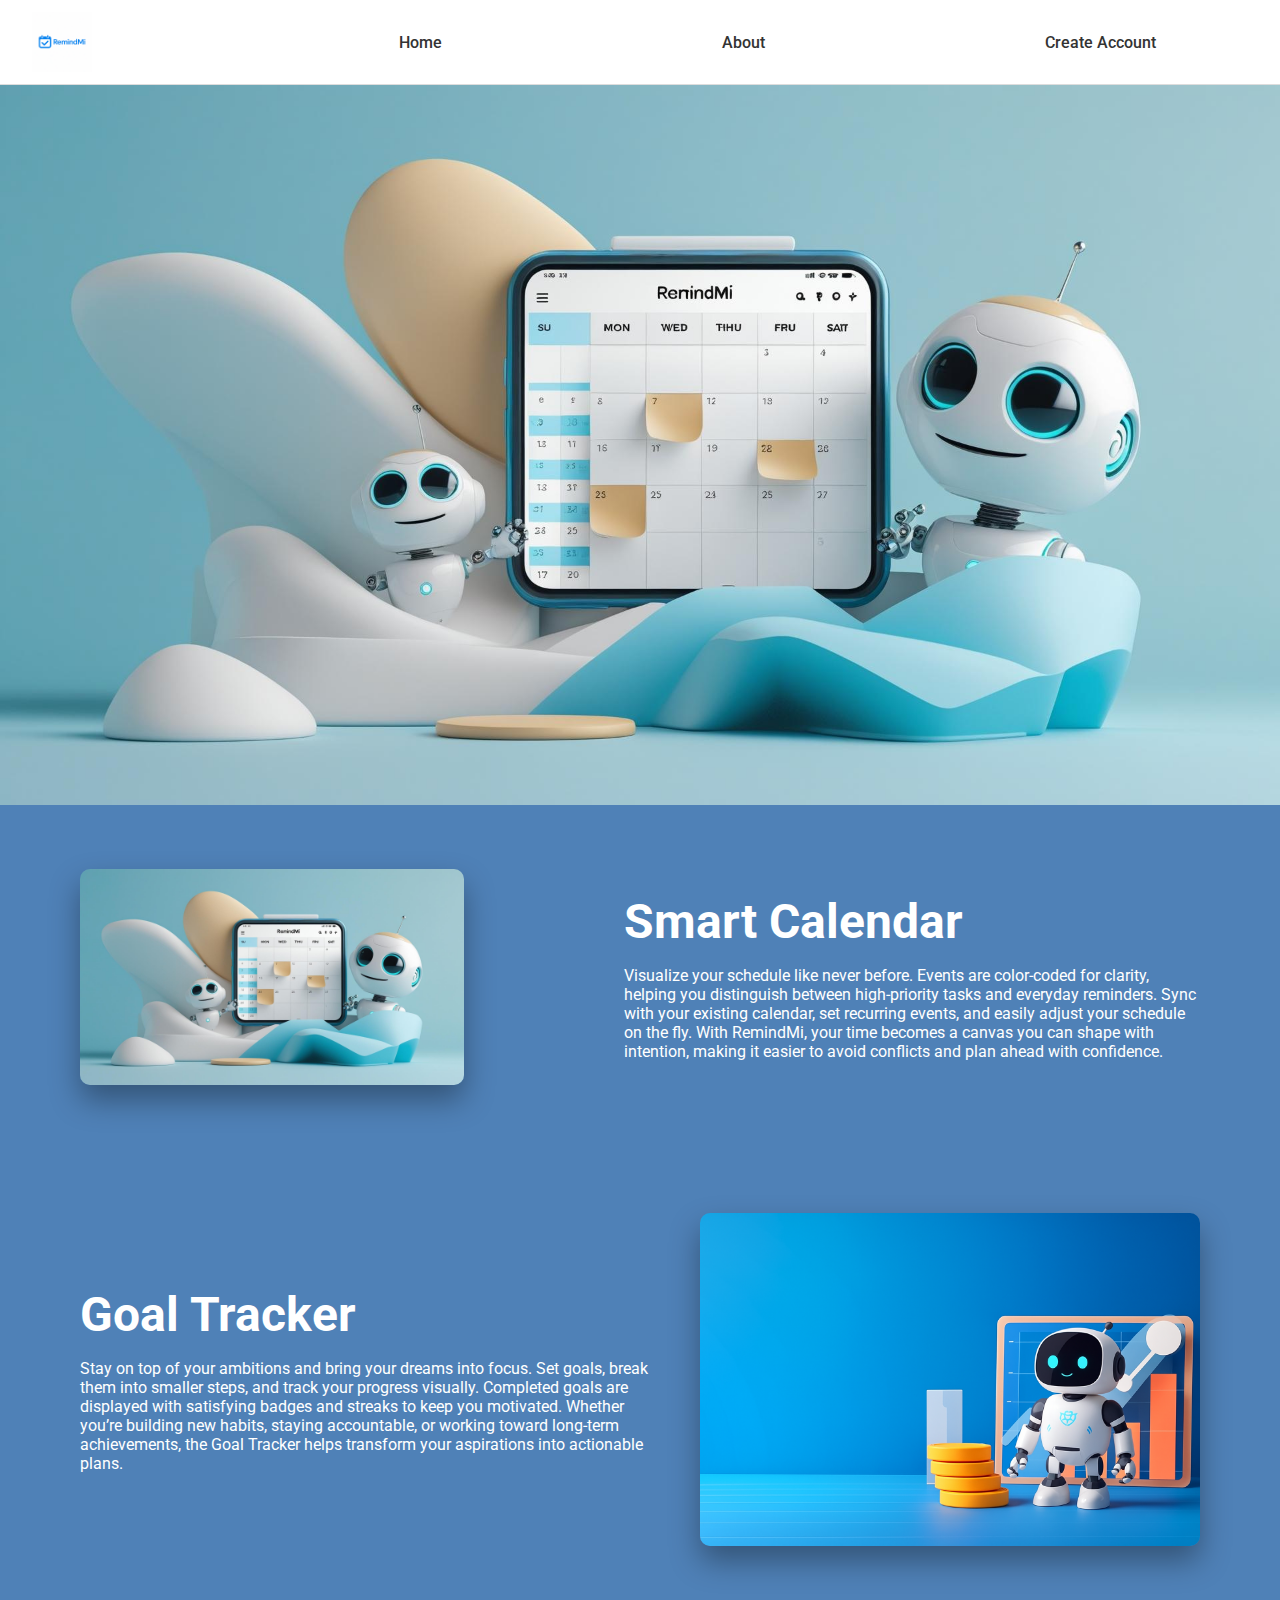
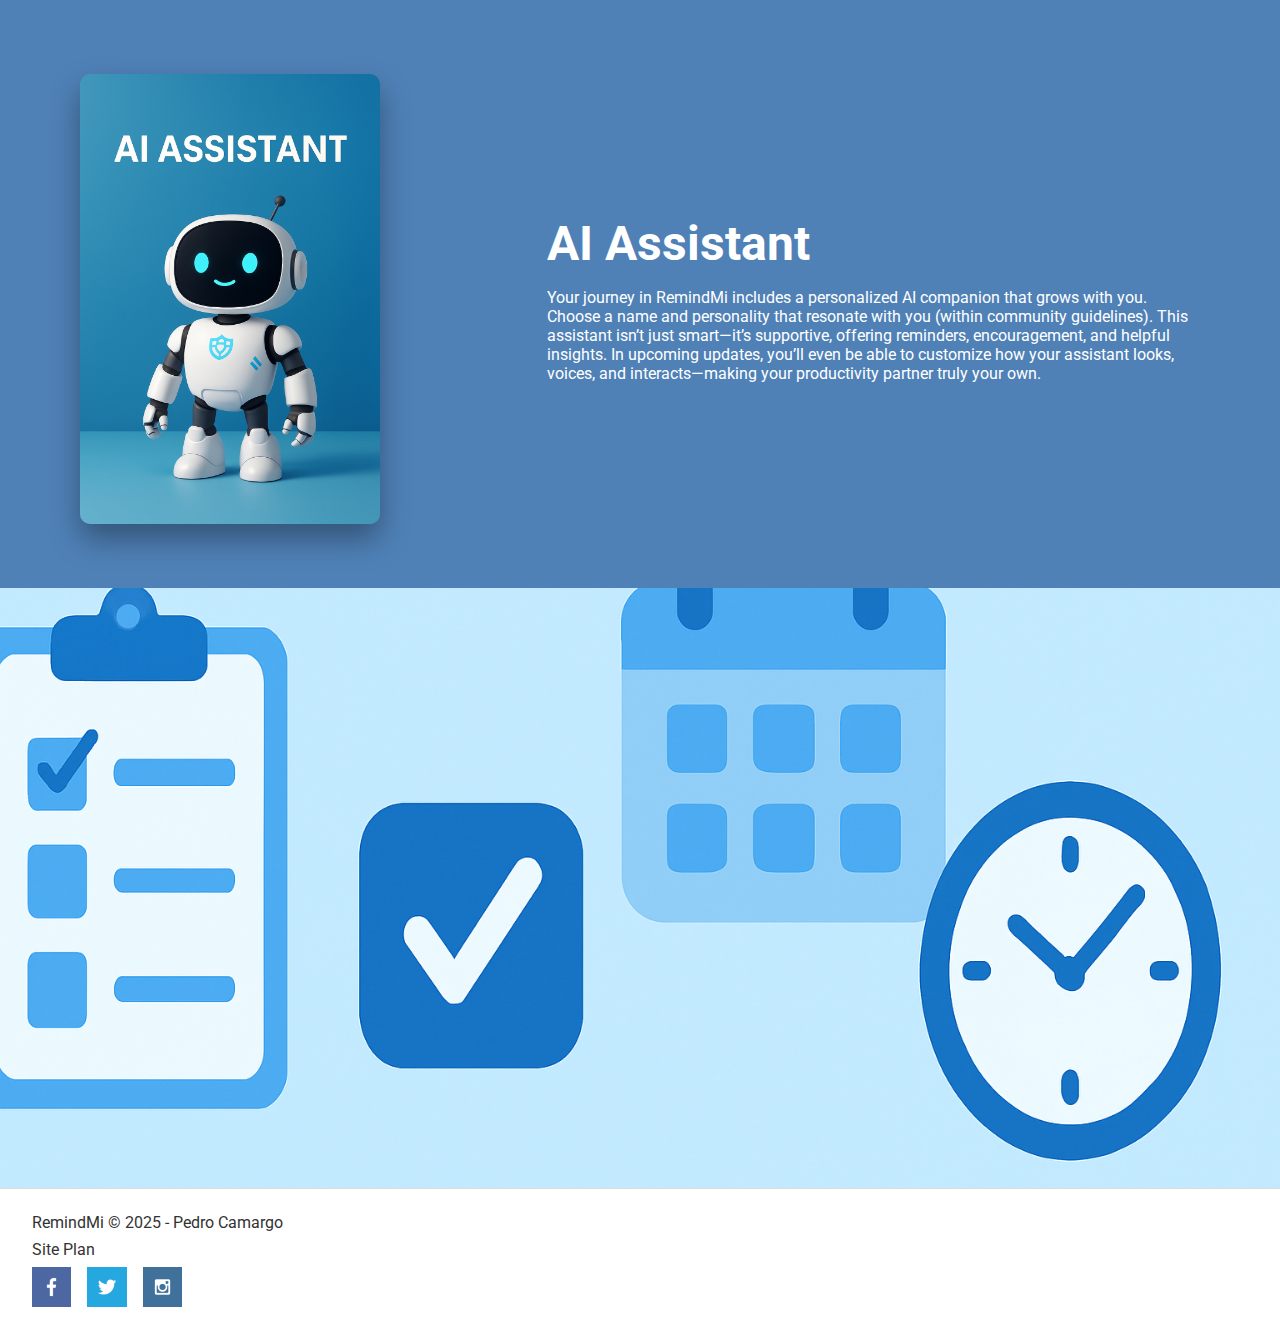
<file: remindmi/index.html>
<!DOCTYPE html>
<html lang="en">
<head>
    <link rel="stylesheet" href="styles/style.css">
    <meta charset="UTF-8">
    <meta http-equiv="X-UA-Compatible" content="IE=edge">
    <meta name="viewport" content="width=device-width, initial-scale=1.0">
    <title>RemindMi</title>
</head>
<body>
    <div id="content">
        <header>
            <a id="logo_link" href="index.html">
                <img class="logo" src="images/remindmi.png" alt="RemindMi Logo">
            </a>
            <nav>
                <a href="index.html">Home</a>
                <a href="about.html">About</a>
                <a href="create-account.html">Create Account</a>
            </nav>
        </header>
        <main>
            <div class="hero">
                <figure class="hero-image">
                    <img src="images/hero1.png" alt="main top of page image">
                </figure>
            </div>
        <div class="page-container">
            <section class="first-content-block">
                <img class="calendar shadow-img" src="images/calendar.png" alt="calendar image">
                <div class="text-block1">
                    <h2>Smart Calendar</h2>
                    <p>Visualize your schedule like never before. Events are color-coded for clarity, helping you distinguish between high-priority tasks and everyday reminders. Sync with your existing calendar, set recurring events, and easily adjust your schedule on the fly. With RemindMi, your time becomes a canvas you can shape with intention, making it easier to avoid conflicts and plan ahead with confidence. </p>
                </div>
            </section>
        </div>            
        
        <div class="page-container">
            <section class="second-content-block">
                <img class="goal shadow-img" src="images/goal.png" alt="goal image">
                <div class="text-block2">
                    <h2>Goal Tracker</h2>
                    <p>Stay on top of your ambitions and bring your dreams into focus. Set goals, break them into smaller steps, and track your progress visually. Completed goals are displayed with satisfying badges and streaks to keep you motivated. Whether you’re building new habits, staying accountable, or working toward long-term achievements, the Goal Tracker helps transform your aspirations into actionable plans.</p>
                </div>
            </section>
        </div>

        <div class="page-container">
            <section class="third-content-block">
                <img class="ai-assistant shadow-img" src="images/assistant.png" alt="ai-assistant image">
                <div class="text-block3">
                    <h2>AI Assistant</h2>
                    <p>Your journey in RemindMi includes a personalized AI companion that grows with you. Choose a name and personality that resonate with you (within community guidelines). This assistant isn’t just smart—it’s supportive, offering reminders, encouragement, and helpful insights. In upcoming updates, you’ll even be able to customize how your assistant looks, voices, and interacts—making your productivity partner truly your own.</p>
                </div>
            </section>
        </div>
        
            <div class="bottom">
                <figure class="bottom-image">
                    <img src="images/bottom-hero.png" alt="bottom of page image">
                </figure>    
            </div>
        </main>
        <footer>
            <p>RemindMi &copy; 2025 - Pedro Camargo</p>
            <p><a href="site-plan.html">Site Plan</a></p>
            <div class="social">
                <a href="https://facebook.com" target="_blank">
                    <img src="images/facebook.png" alt="fb icon">
                </a>
                <a href="https://twitter.com" target="_blank">
                    <img src="images/twitter.png" alt="twitter icon">
                </a>
                <a href="https://instagram.com" target="_blank">
                    <img src="images/instagram.png" alt="instagram icon">
                </a>        
            </div>
        </footer>    
    </div>        
</body>
</html>
</file>
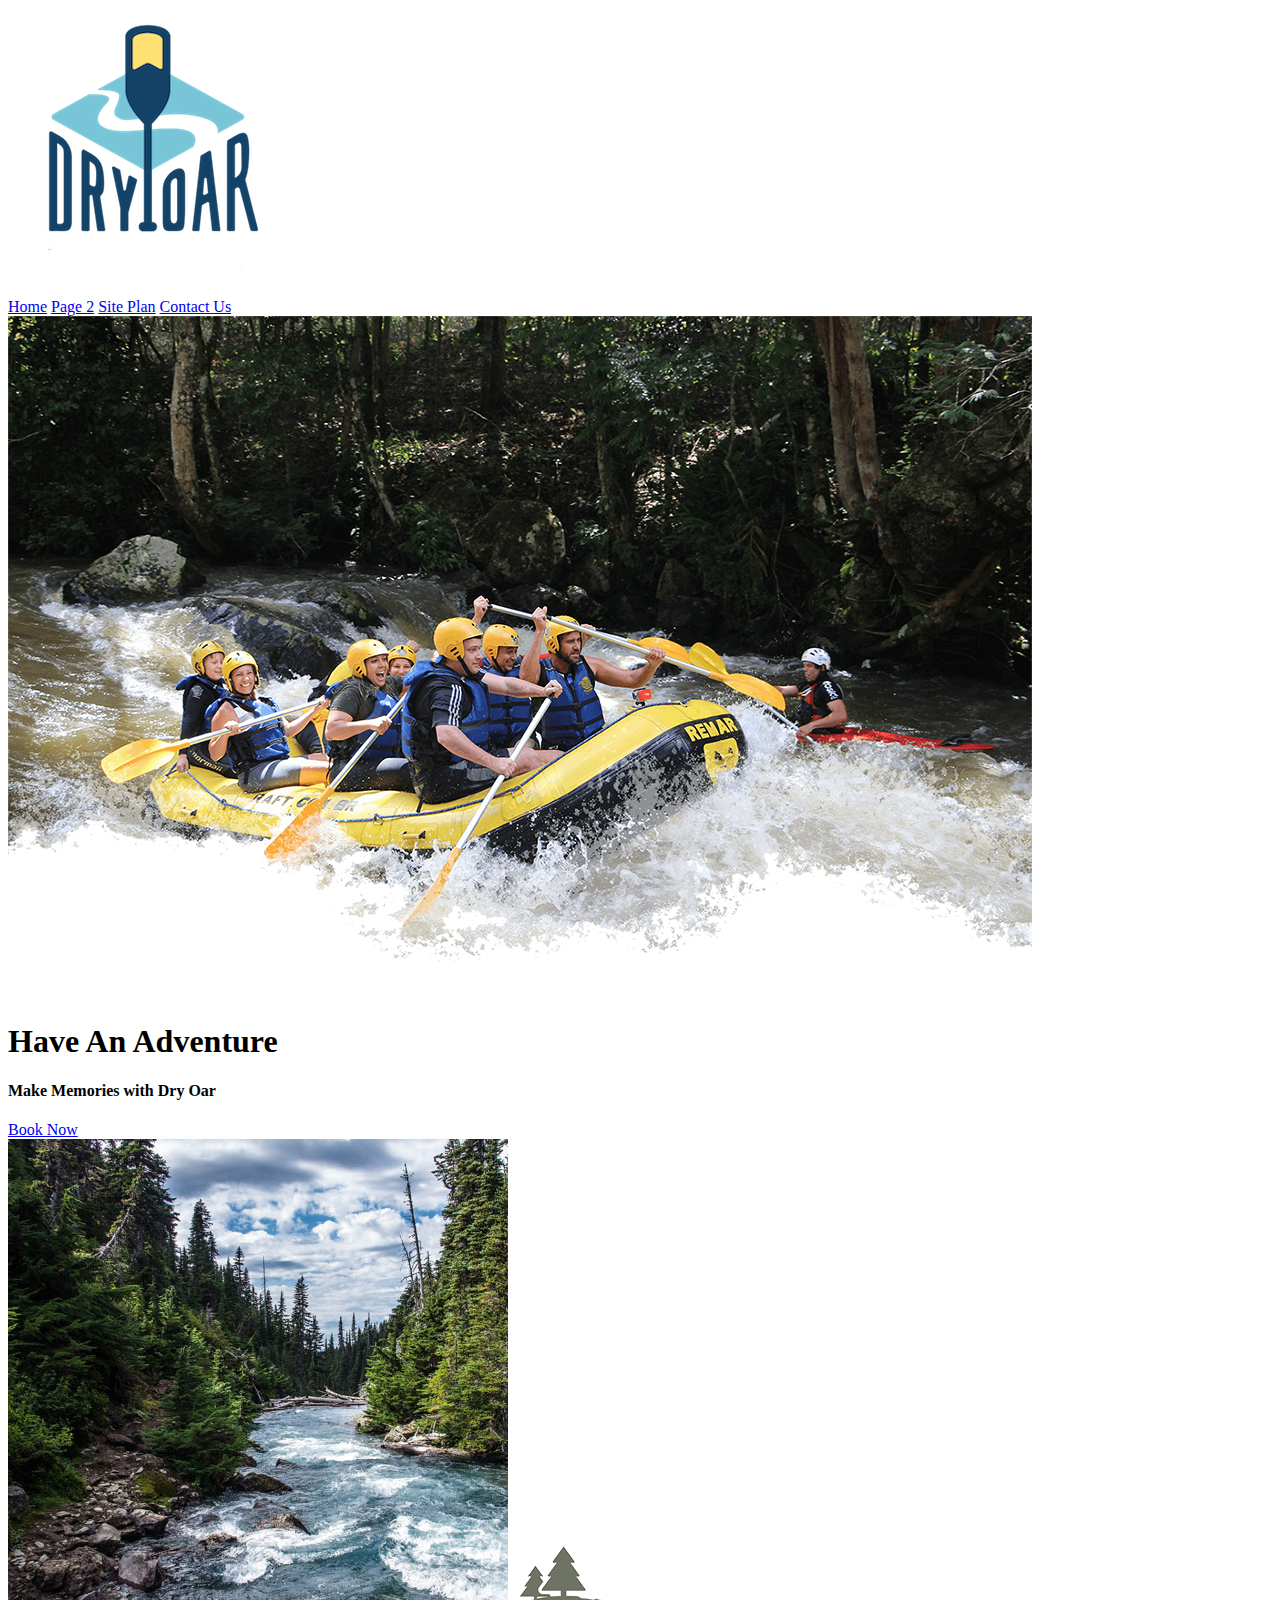
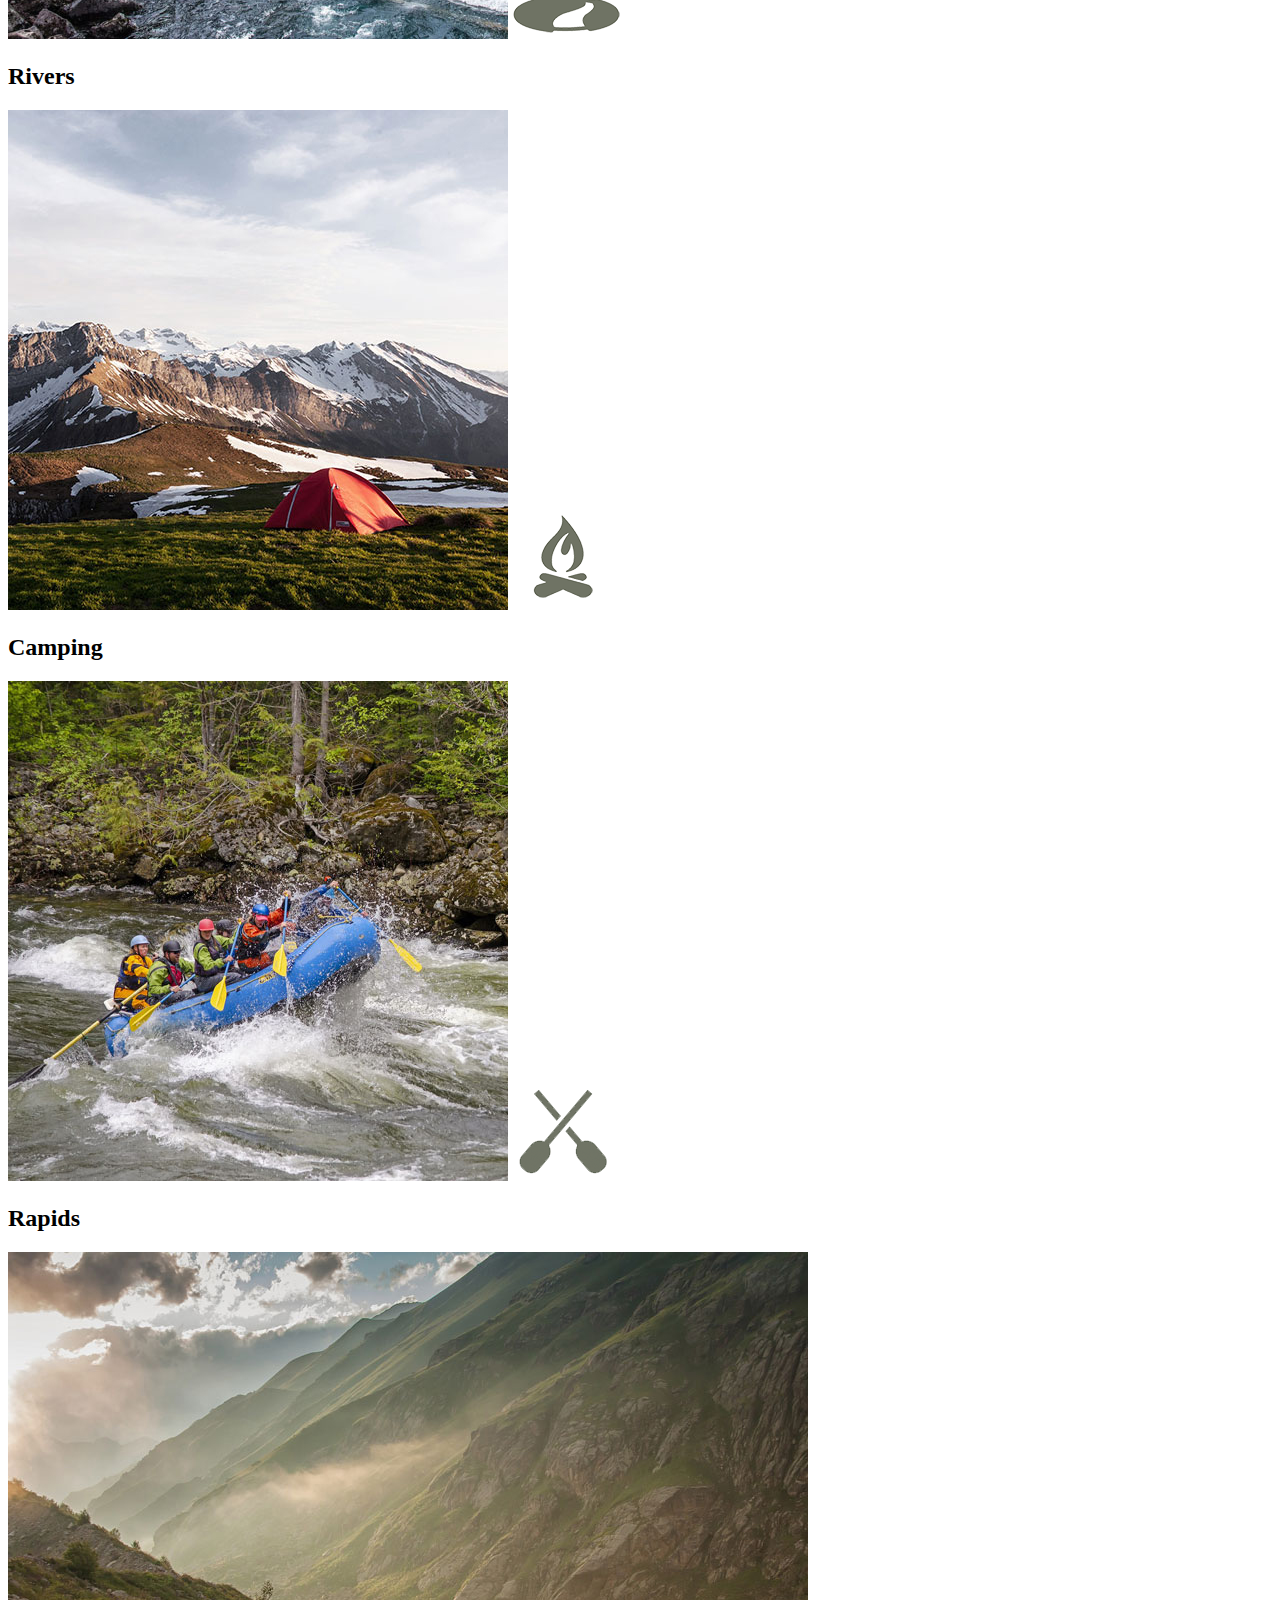
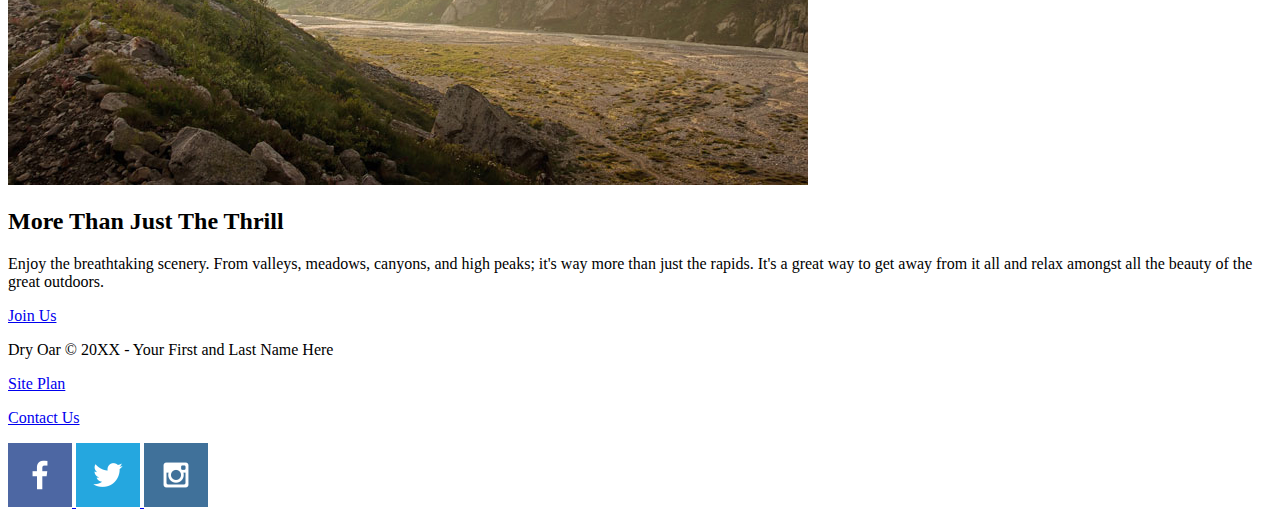
<file: wwr/index.html>
<!DOCTYPE html>
<html lang="en">
<head>
    <meta charset="UTF-8">
    <meta http-equiv="X-UA-Compatible" content="IE=edge">
    <meta name="viewport" content="width=device-width, initial-scale=1.0">
    <title>Whitewater Rafting Vacations | Dry Oar Boating | Home</title>
</head>
<body>
<header>
    <a id="logo_link" href="index.html">
        <img class="logo" src="images/logo.png" alt="Dry Oar Logo">
    </a>
    <nav>
        <a href="index.html">Home</a>
        <a href="#">Page 2</a>
        <a href="site-plan-rafting.html">Site Plan</a>
        <a href="contactus.html">Contact Us</a>
    </nav>
</header>
<div id="hero">
    <div id="hero-box">
        <img id="hero-img" src="images/hero.png" alt="People enjoying white water rafting">
    </div>
    <section id="hero-msg">
        <h1 class="home-title">Have An Adventure</h1>
        <h4>Make Memories with Dry Oar </h4>
        <div class='button-box'>
            <a class='book' href="contactus.html">Book Now</a>
        </div>
    </section>
</div>
<main class="home-grid">
    <section class="rivers-card">
        <img class="card-img" src="images/rivers.jpg" alt="river in forest">
        <img class="icon" src="images/river_icon.png" alt="river icon">
        <h2>Rivers</h2>
    </section>
    <section class="camping-card">
        <img class="card-img" src="images/camping.jpg" alt="tent in mountains">
        <img class="icon" src="images/fire_icon.png" alt="fire icon">
        <h2>Camping</h2>
    </section>
    <section class="rapids-card">
        <img class="card-img" src="images/rapids.jpg" alt="rafting boat">
        <img class="icon" src="images/oars.png" alt="oars icon">
        <h2>Rapids</h2>
    </section>
    <img class="mountains" src="images/mountains.jpg" alt="Misty mountains">
    <section class="msg">
        <h2>More Than Just The Thrill</h2>
        <p>Enjoy the breathtaking scenery. From valleys, meadows, canyons, and high peaks; it's way more than just the rapids. It's a great way to get away from it all and relax amongst all the beauty of the great outdoors. </p>
        <a class='join' href="rivers.html">Join Us</a>
    </section>
</main>
<footer>
    <p>Dry Oar &copy; 20XX - Your First and Last Name Here</p>
    <p><a href="site-plan-rafting.html">Site Plan</a></p>
    <p><a href="contactus.html">Contact Us</a></p>
    <div class="social">
        <a href="https://facebook.com">
            <img src="images/facebook.png" alt="fb icon">
        </a>
        <a href="https://twitter.com">
            <img src="images/twitter.png" alt="twitter icon">
        </a>
        <a href="https://instagram.com">
            <img src="images/instagram.png" alt="instagram icon">
        </a>
    </div>
</footer>
</body>
</html>
</file>
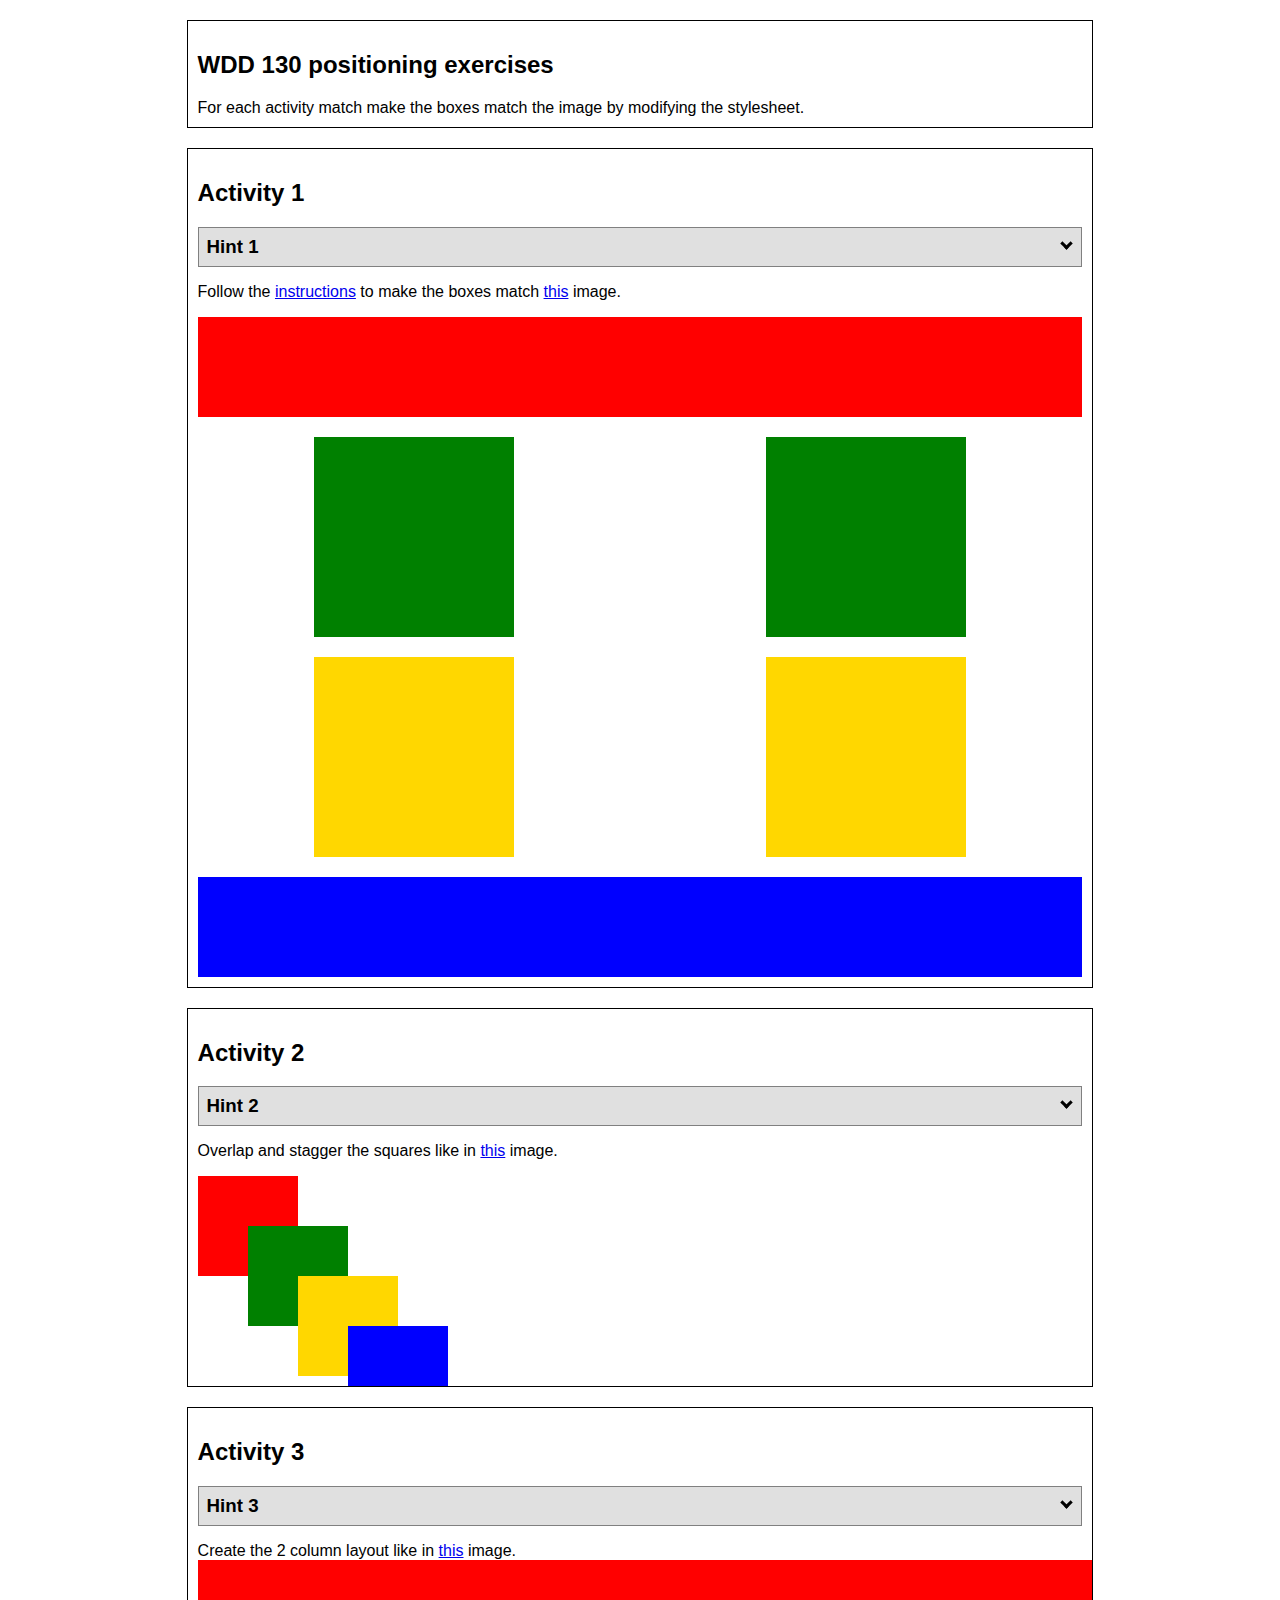
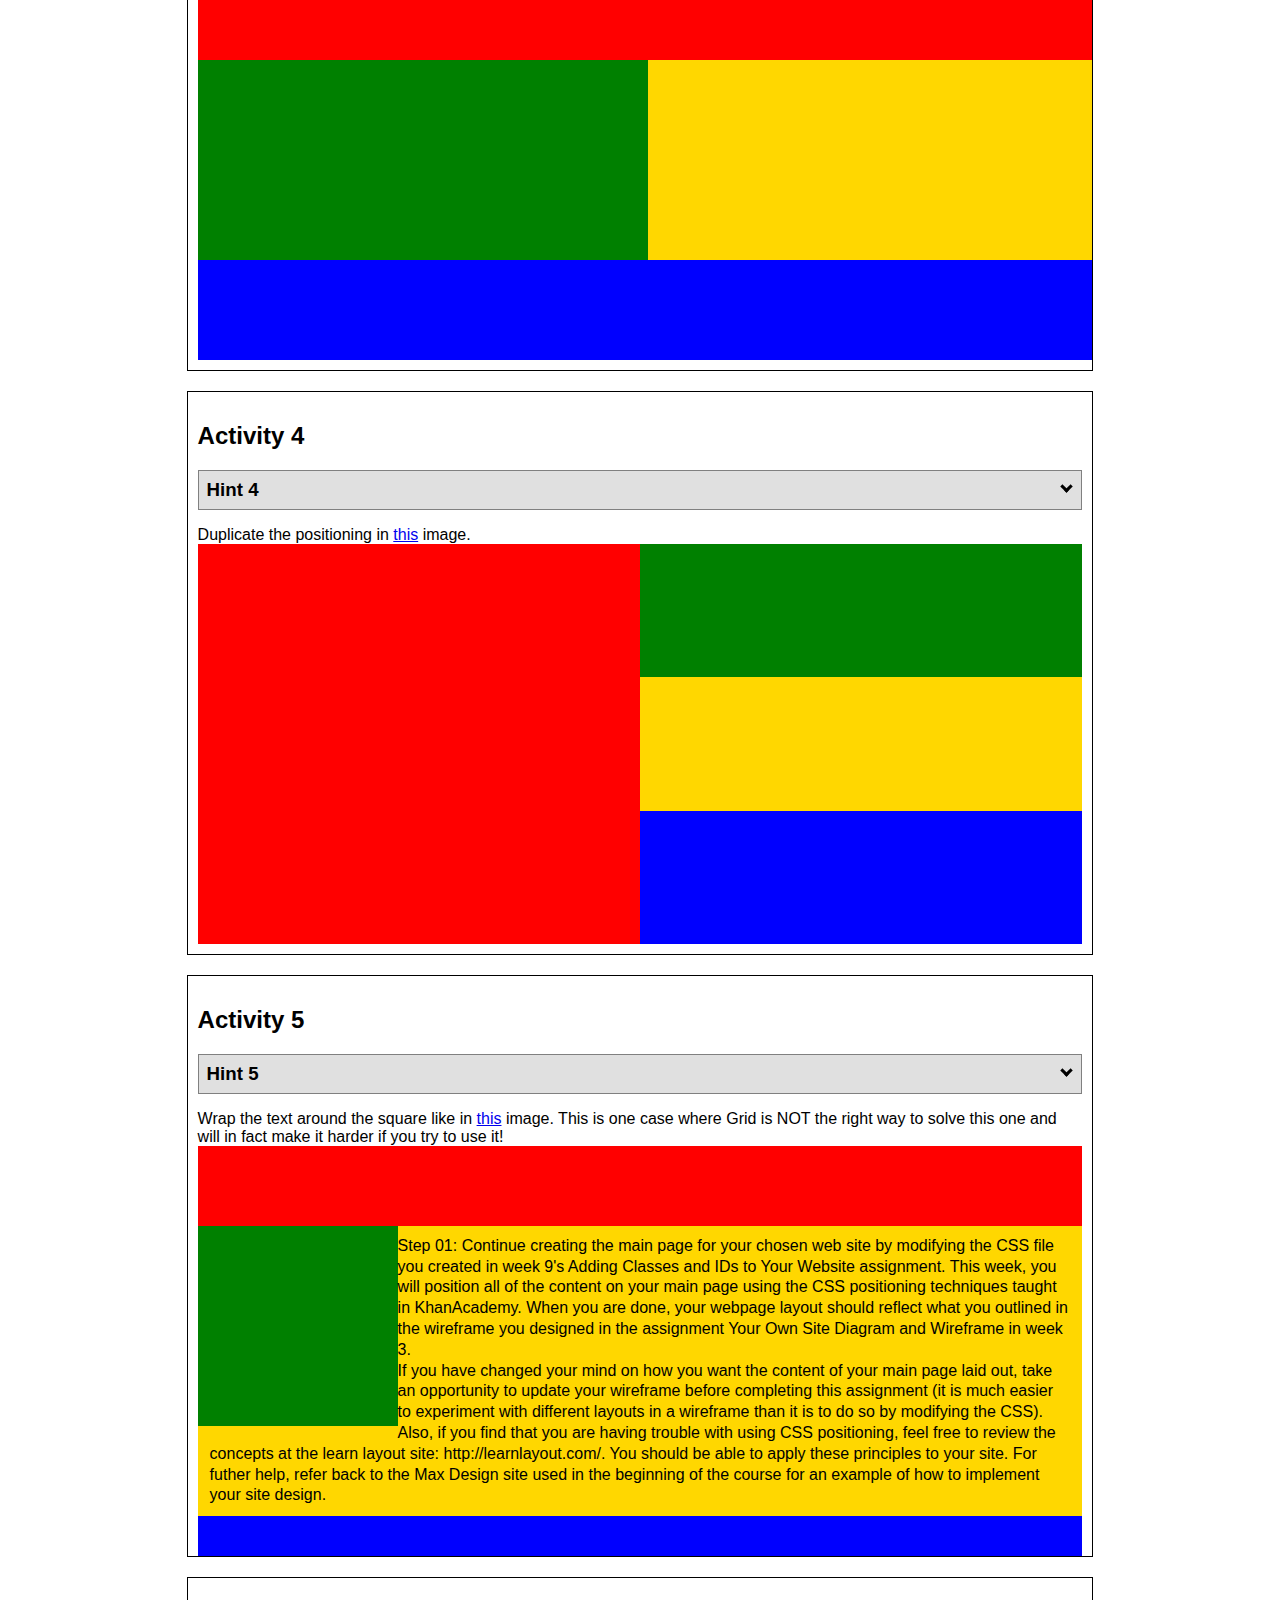
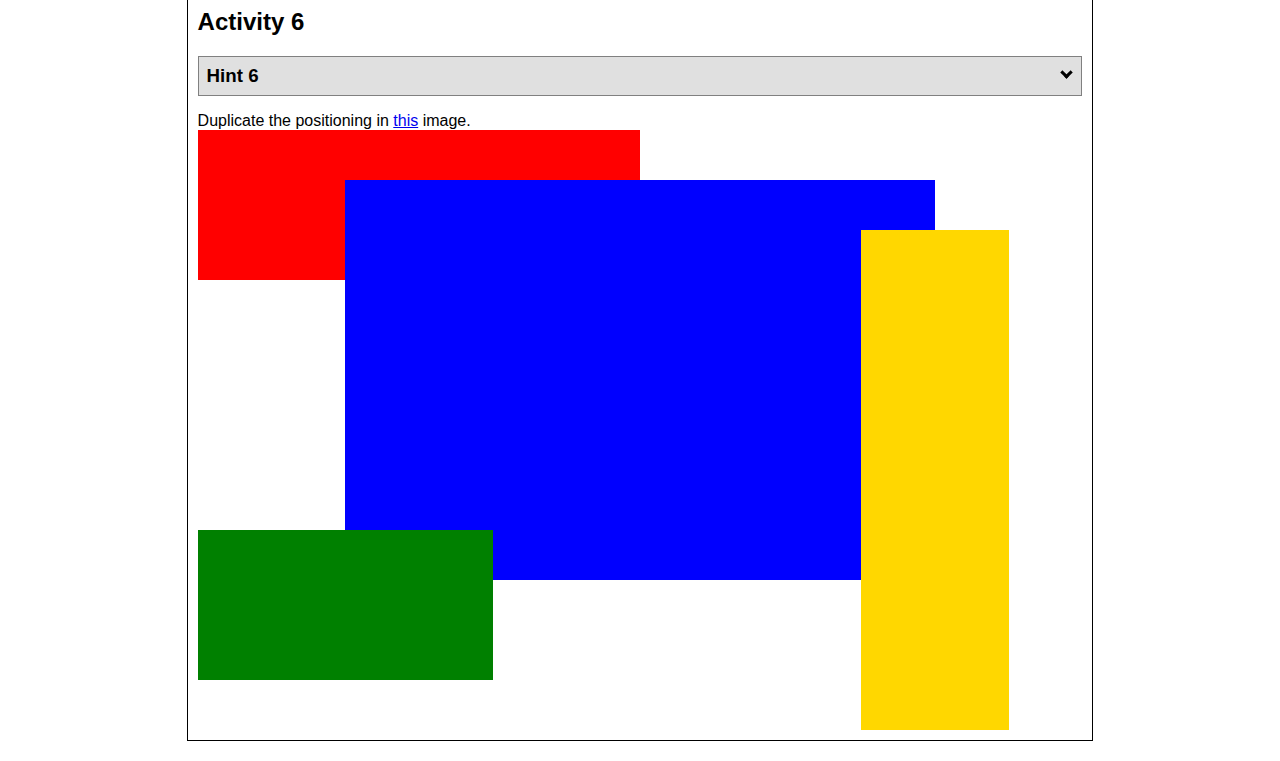
<file: positioning.html>
<!DOCTYPE html>
<html lang="en">
  <head>
    <!-- HTML - Name: positioning.html -->
    <title>Positioning Activity</title>
    <link rel="stylesheet" type="text/css" href="positionstyles.css" />
  </head>
  <body>
    <div class="activity">
      <h2>WDD 130 positioning exercises</h2>
      For each activity match make the boxes match the image by modifying the stylesheet.</div>
    <div class="activity">
      <h2>Activity 1</h2>
      <section class="hint"><input type="checkbox" ><i></i> <h3>Hint 1</h3><div><p>Check out the <a href="https://byui-wdd.github.io/wdd130/activities/w06-css-positioning.html" target="_blank">activity instructions</a> in Ilearn!</p></div></section>
      <p>Follow the <a href="https://byui-wdd.github.io/wdd130/activities/w06-css-positioning.html" target="_blank">instructions</a> to make the boxes match  <a href="https://byui-wdd.github.io/wdd130/images/example1.png" target="_blank">this</a> image.</p>
      <div class="content1" >
        <div class="red1" ></div>
        <div class="green1" ></div>
        <div class="green1" ></div>
        <div class="yellow1"></div>
        <div class="yellow1"></div>
        <div class="blue1"></div>
      </div>
    </div>
    <div class="activity">
      <h2>Activity 2</h2>
      <section class="hint"><input type="checkbox" > <h3>Hint 2</h3><i></i><div>
      <ul>
      <li>grid-template-columns: 50px 50px 50px 50px 50px </li></ul></div></section>
      <p>Overlap and stagger the squares like in <a href="https://byui-wdd.github.io/wdd130/images/example2.png" target="_blank">this</a> image.</p>
      <div class="content2" >
        <div class="red2" ></div>
        <div class="green2" ></div>
        <div class="yellow2"></div>
        <div class="blue2"></div>
      </div>
    </div>
    <div class="activity">
      <h2>Activity 3</h2>
      <section class="hint"><input type="checkbox" > <h3>Hint 3</h3><i></i><div><p>This one is going to be best solved with CSS Grid. Remember to make the boxes the right width first...then start moving them around. </p><h4>Properties used:</h4><ul><li>display:grid;</li><li>grid-template-columns:</li><li>grid-column-gap:</li>
        <li>grid-column:</li>  </ul></div></section>
      Create the 2 column layout like in <a href="https://byui-wdd.github.io/wdd130/images/example3.png" target="_blank">this</a>  image.
      <div class="content3" >
        <div class="red3" ></div>
        <div class="green3" ></div>
        <div class="yellow3"></div>
        <div class="blue3"></div>
      </div>
    </div>
    <div class="activity">
      <h2>Activity 4</h2>
      <section class="hint"><input type="checkbox" > <h3>Hint 4</h3><i></i><div><p>For the others we have been primarily concerned with width. For this one you will need to adjust height as well. </p><h4>Properties used:</h4><ul><li>display:grid;</li><li>grid-template-columns:</li><li>grid-row:</li></ul></div></section>
      Duplicate the positioning in <a href="https://byui-wdd.github.io/wdd130/images/example4.png" target="_blank">this</a> image. 
      <div class="content4" >
        <div class="red4" ></div>
        <div class="green4" ></div>
        <div class="yellow4"></div>
        <div class="blue4"></div>
      </div>
    </div>

    <div class="activity">
      <h2>Activity 5</h2>
      <section class="hint"><input type="checkbox" > <h3>Hint 5</h3><i></i><div><p>Grid is <strong>not</strong> the right way to do this.  In fact there is only one way to really do that...and that is with float. Remember that we float the thing we want the text to wrap around.  Also remember to start by making all the shapes the right size and shape.</p><h4>Properties used:</h4><ul><li>float: left;</li></ul></div></section>
      Wrap the text around the square like in <a href="https://byui-wdd.github.io/wdd130/images/example5.png" target="_blank">this</a> image. This is one case where Grid is NOT the right way to solve this one and will in fact make it harder if you try to use it!
      <div class="content5" >
        <div class="red5" ></div>
        <div class="green5" ></div>
        <div class="yellow5">Step 01: Continue creating the main page for your chosen web site by modifying the CSS file you created in week 9's Adding Classes and IDs to Your Website assignment. This week, you will position all of the content on your main page using the CSS positioning techniques taught in KhanAcademy. When you are done, your webpage layout should reflect what you outlined in the wireframe you designed in the assignment Your Own Site Diagram and Wireframe in week 3. <br />
          If you have changed your mind on how you want the content of your main page laid out, take an opportunity to update your wireframe before completing this assignment (it is much easier to experiment with different layouts in a wireframe than it is to do so by modifying the CSS). Also, if you find that you are having trouble with using CSS positioning, feel free to review the concepts at the learn layout site: http://learnlayout.com/. You should be able to apply these principles to your site. For futher help, refer back to the Max Design site used in the beginning of the course for an example of how to implement your site design.</div>
        <div class="blue5"></div>
      </div>
    </div>
    <div class="activity">
      <h2>Activity 6</h2>
      <section class="hint"><input type="checkbox" > <h3>Hint 6</h3><i></i><div><p>This one is all about visualizing the grid behind the layout. If you are having a hard time doing that first: all the sizes are even multiples of 100, and second here is another example with the lines drawn: <a href="https://byui-wdd.github.io/wdd130/images/example6-hint.png" target="_blank">example 6 with lines</a>. For this one you will find it easiest if you use px for the column width. You can also use <kbd>z-index</kbd> to control the element layering.    </p><h4>Properties used:</h4><ul><li>display:grid;</li><li>grid-template-columns:</li><li>grid-column:</li><li>grid-row:</li><li><a href="https://www.w3schools.com/cssref/pr_pos_z-index.asp" target="_blank">z-index:</a></li></ul></div></section>
      Duplicate the positioning in <a href="https://byui-wdd.github.io/wdd130/images/example6.png" target="_blank">this</a> image.
      <div class="content6" >
        <div class="red6" ></div>
        <div class="green6" ></div>
        <div class="yellow6"></div>
        <div class="blue6"></div>
      </div>
    </div>
  </body>
</html>
</file>
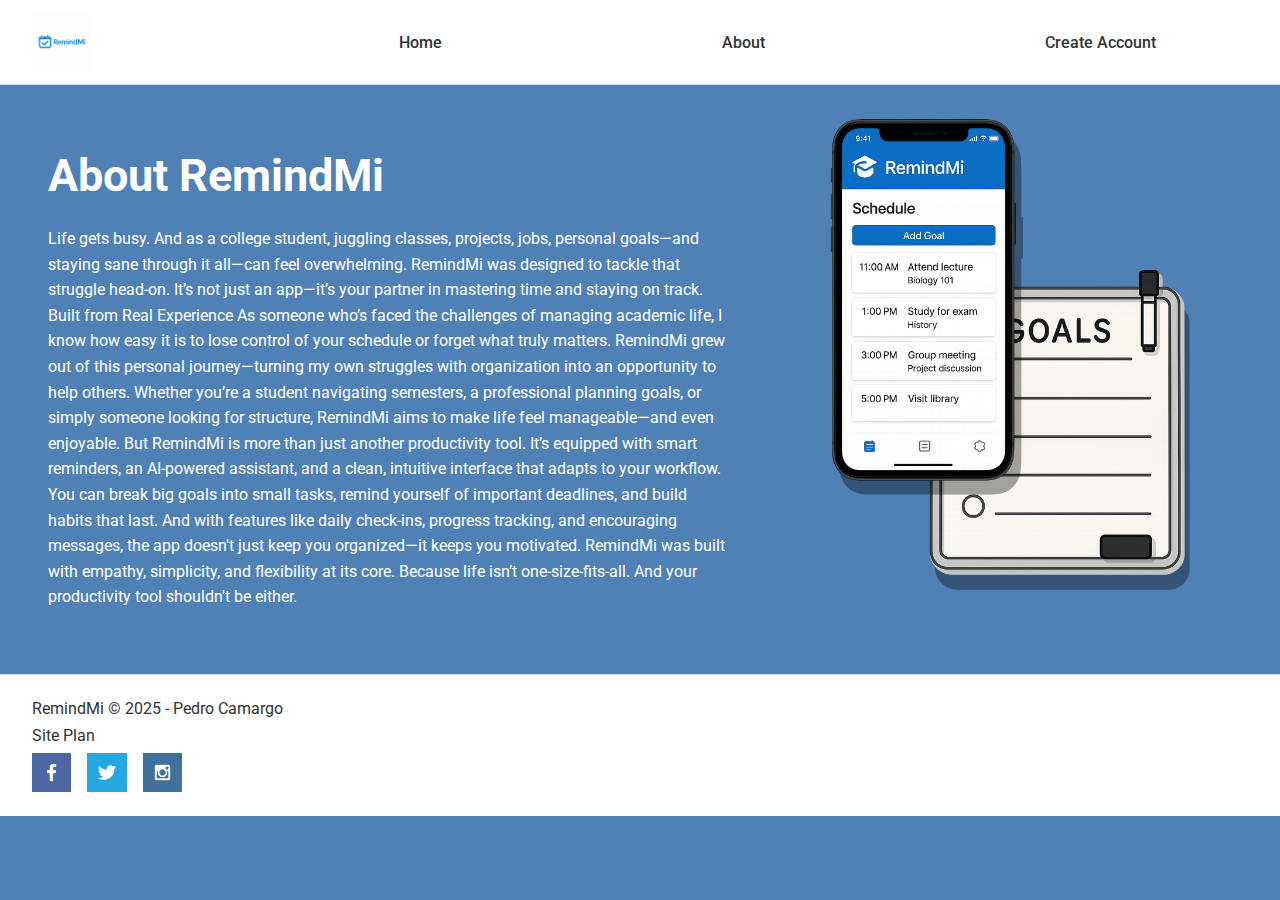
<file: remindmi/about.html>
<!DOCTYPE html>
<html lang="en">
<head>
    <link rel="stylesheet" href="styles/style.css">
    <meta charset="UTF-8">
    <meta http-equiv="X-UA-Compatible" content="IE=edge">
    <meta name="viewport" content="width=device-width, initial-scale=1.0">
    <title>RemindMi</title>
</head>
<body>
    <div id="content">
        <header>
            <a id="logo_link" href="index.html">
                <img class="logo" src="images/remindmi.png" alt="RemindMi Logo">
            </a>
            <nav>
                <a href="index.html">Home</a>
                <a href="about.html">About</a>
                <a href="create-account.html">Create Account</a>
            </nav>
        </header>
        <main>
            <section class="about-content-block">
                <img class="goal-second-page" src="images/rsz_1transparent_goals.png" alt="goal img">
                <img class="phone" src="images/phone.png" alt="phone img">
                <div class="text-block-about">
                    <h2>About RemindMi</h2>
                    <p>Life gets busy. And as a college student, juggling classes, projects, jobs, personal goals—and staying sane through it all—can feel overwhelming. RemindMi was designed to tackle that struggle head-on. It’s not just an app—it’s your partner in mastering time and staying on track. Built from Real Experience As someone who’s faced the challenges of managing academic life, I know how easy it is to lose control of your schedule or forget what truly matters. RemindMi grew out of this personal journey—turning my own struggles with organization into an opportunity to help others. Whether you’re a student navigating semesters, a professional planning goals, or simply someone looking for structure, RemindMi aims to make life feel manageable—and even enjoyable. But RemindMi is more than just another productivity tool. It’s equipped with smart reminders, an AI-powered assistant, and a clean, intuitive interface that adapts to your workflow. You can break big goals into small tasks, remind yourself of important deadlines, and build habits that last. And with features like daily check-ins, progress tracking, and encouraging messages, the app doesn't just keep you organized—it keeps you motivated. RemindMi was built with empathy, simplicity, and flexibility at its core. Because life isn’t one-size-fits-all. And your productivity tool shouldn't be either.</p>
                </div>
            </section>
        </main>
        <footer>
            <p>RemindMi &copy; 2025 - Pedro Camargo</p>
            <p><a href="site-plan.html">Site Plan</a></p>
            <div class="social">
                <a href="https://facebook.com" target="_blank">
                    <img src="images/facebook.png" alt="fb icon">
                </a>
                <a href="https://twitter.com" target="_blank">
                    <img src="images/twitter.png" alt="twitter icon">
                </a>
                <a href="https://instagram.com" target="_blank">
                    <img src="images/instagram.png" alt="instagram icon">
                </a>        
            </div>
        </footer>    
    </div>        
</body>
</html>
</file>
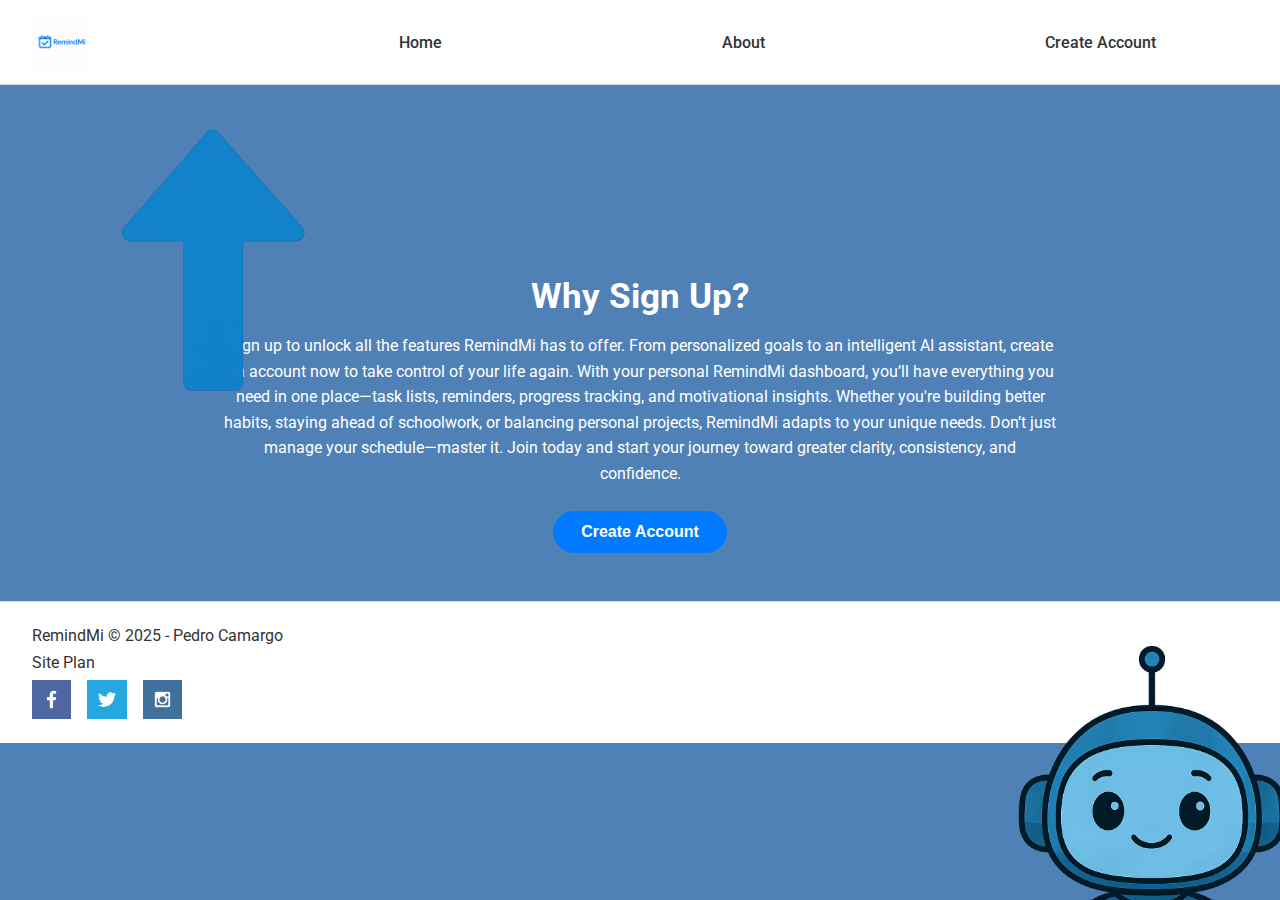
<file: remindmi/create-account.html>
<!DOCTYPE html>
<html lang="en">
<head>
    <link rel="stylesheet" href="styles/style.css">
    <meta charset="UTF-8">
    <meta http-equiv="X-UA-Compatible" content="IE=edge">
    <meta name="viewport" content="width=device-width, initial-scale=1.0">
    <title>RemindMi</title>
</head>
<body>
    <div id="content">
        <header>
            <a id="logo_link" href="index.html">
                <img class="logo" src="images/remindmi.png" alt="RemindMi Logo">
            </a>
            <nav>
                <a href="index.html">Home</a>
                <a href="about.html">About</a>
                <a href="create-account.html">Create Account</a>
            </nav>
        </header>
        <main>
            <div class="create-acount-img">
                <img class="arrow" src="images/arrow.png" alt="arrow img">
                <img class="assistant" src="images/invisible_assistant.png" alt="assistant img">
            </div>

            <section class="why-signup">
                <div class="why-signup-block">
                    <h3>Why Sign Up?</h3>
                    <p>Sign up to unlock all the features RemindMi has to offer. From personalized goals to an intelligent AI assistant, create an account now to take control of your life again. With your personal RemindMi dashboard, you’ll have everything you need in one place—task lists, reminders, progress tracking, and motivational insights. Whether you're building better habits, staying ahead of schoolwork, or balancing personal projects, RemindMi adapts to your unique needs. Don’t just manage your schedule—master it. Join today and start your journey toward greater clarity, consistency, and confidence.</p>
                    <button id="open-signup" class="primary-btn">Create Account</button>
                </div>
            </section>

            <div id="signup-modal" class="signup-modal">
                <div class="signup-card">
                    <button type="button" class="close-modal">&times;</button>

                    <form action="#" method="post">
                        <label for="username">Username:</label>
                        <input type="text" id="username" name="username" required>

                        <label for="email">Email:</label>
                        <input type="email" id="email" name="email" required>

                        <label for="password">Password:</label>
                        <input type="password" id="password" name="password" required>

                        <button type="submit">Sign Up</button>
                    </form>
                </div>
            </div>
        </main>
        <footer>
            <p>RemindMi &copy; 2025 - Pedro Camargo</p>
            <p><a href="site-plan.html">Site Plan</a></p>
            <div class="social">
                <a href="https://facebook.com" target="_blank">
                    <img src="images/facebook.png" alt="fb icon">
                </a>
                <a href="https://twitter.com" target="_blank">
                    <img src="images/twitter.png" alt="twitter icon">
                </a>
                <a href="https://instagram.com" target="_blank">
                    <img src="images/instagram.png" alt="instagram icon">
                </a>        
            </div>
        </footer>    
    </div>
    <script>
        const openBtn = document.getElementById('open-signup');
        const modal = document.getElementById('signup-modal');
        const closeBtn = document.querySelector('.close-modal');

        openBtn.addEventListener('click', () => {
            modal.classList.add('show');
        });

        closeBtn.addEventListener('click', () => {
            modal.classList.remove('show');
        });

        // Close when clicking outside the card
        modal.addEventListener('click', (e) => {
            if (e.target === modal) {
                modal.classList.remove('show');
            }
        });
    </script>
        
</body>
</html>
</file>
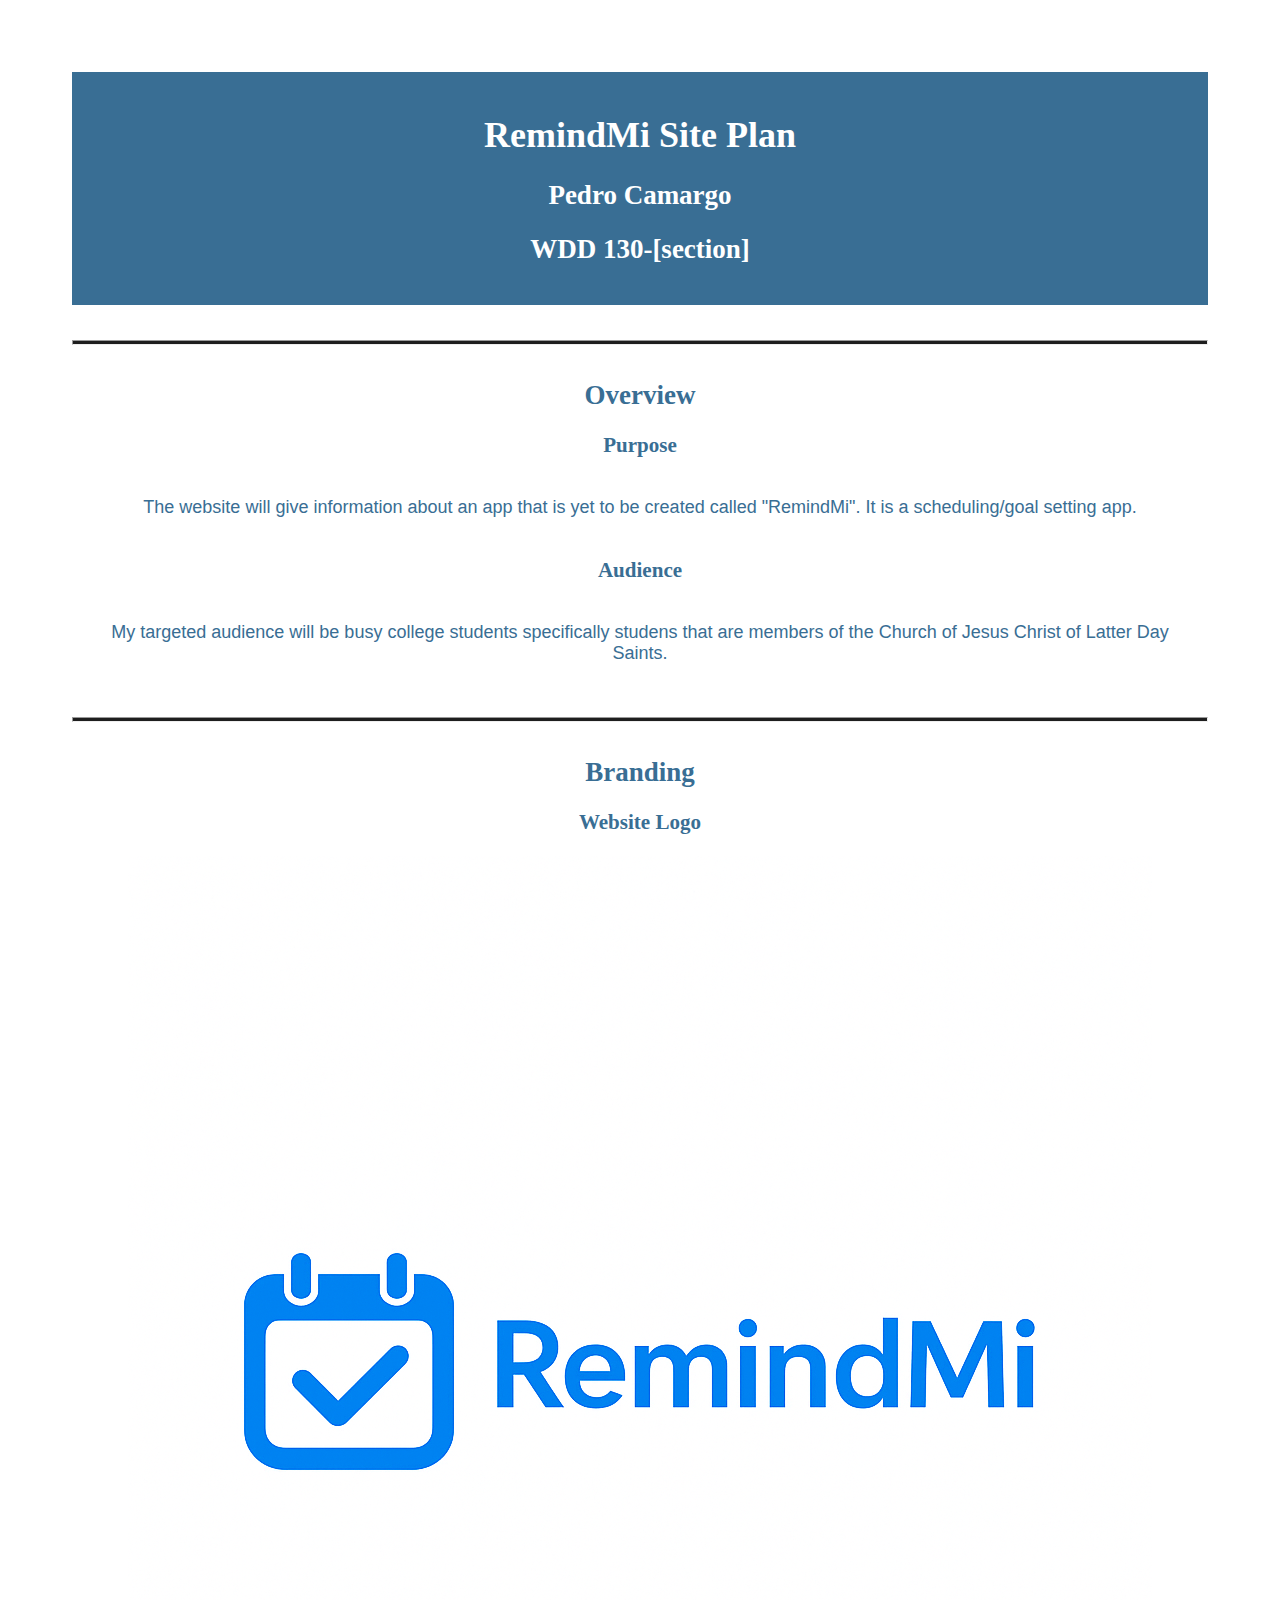
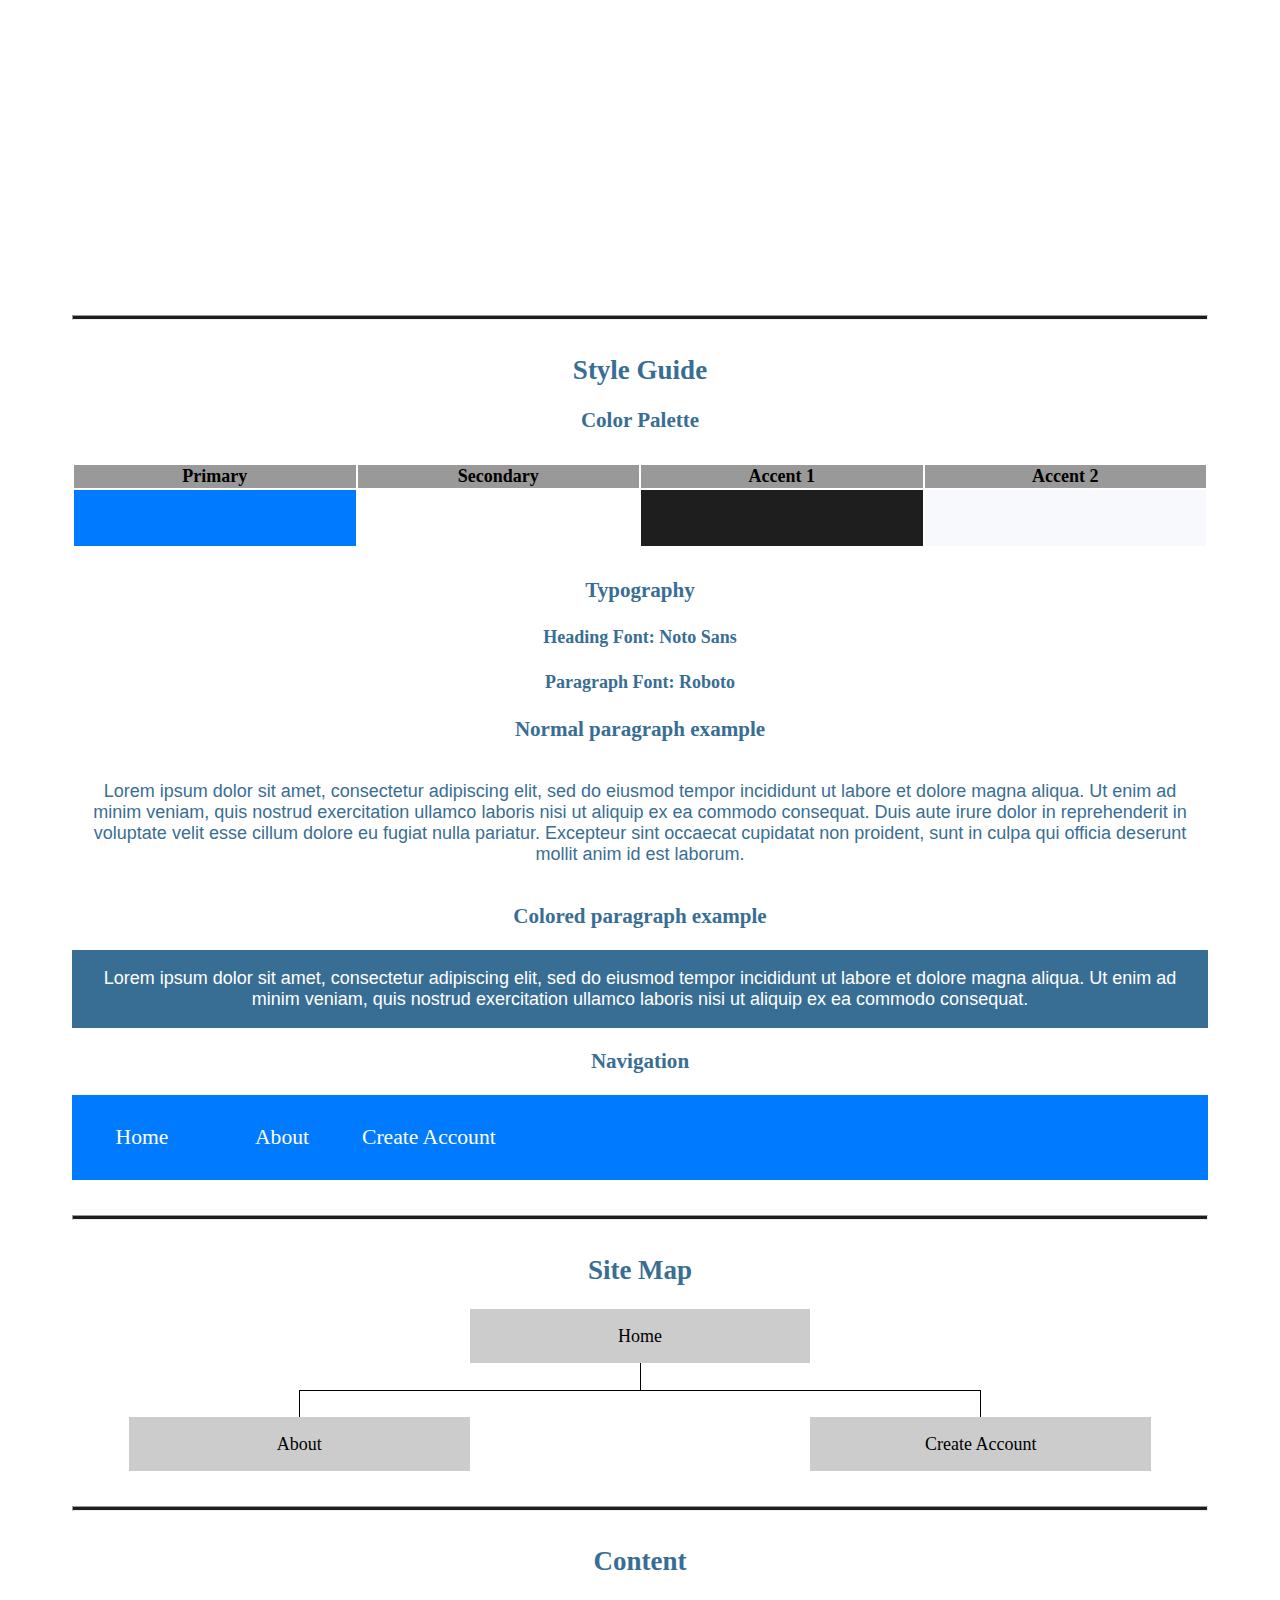
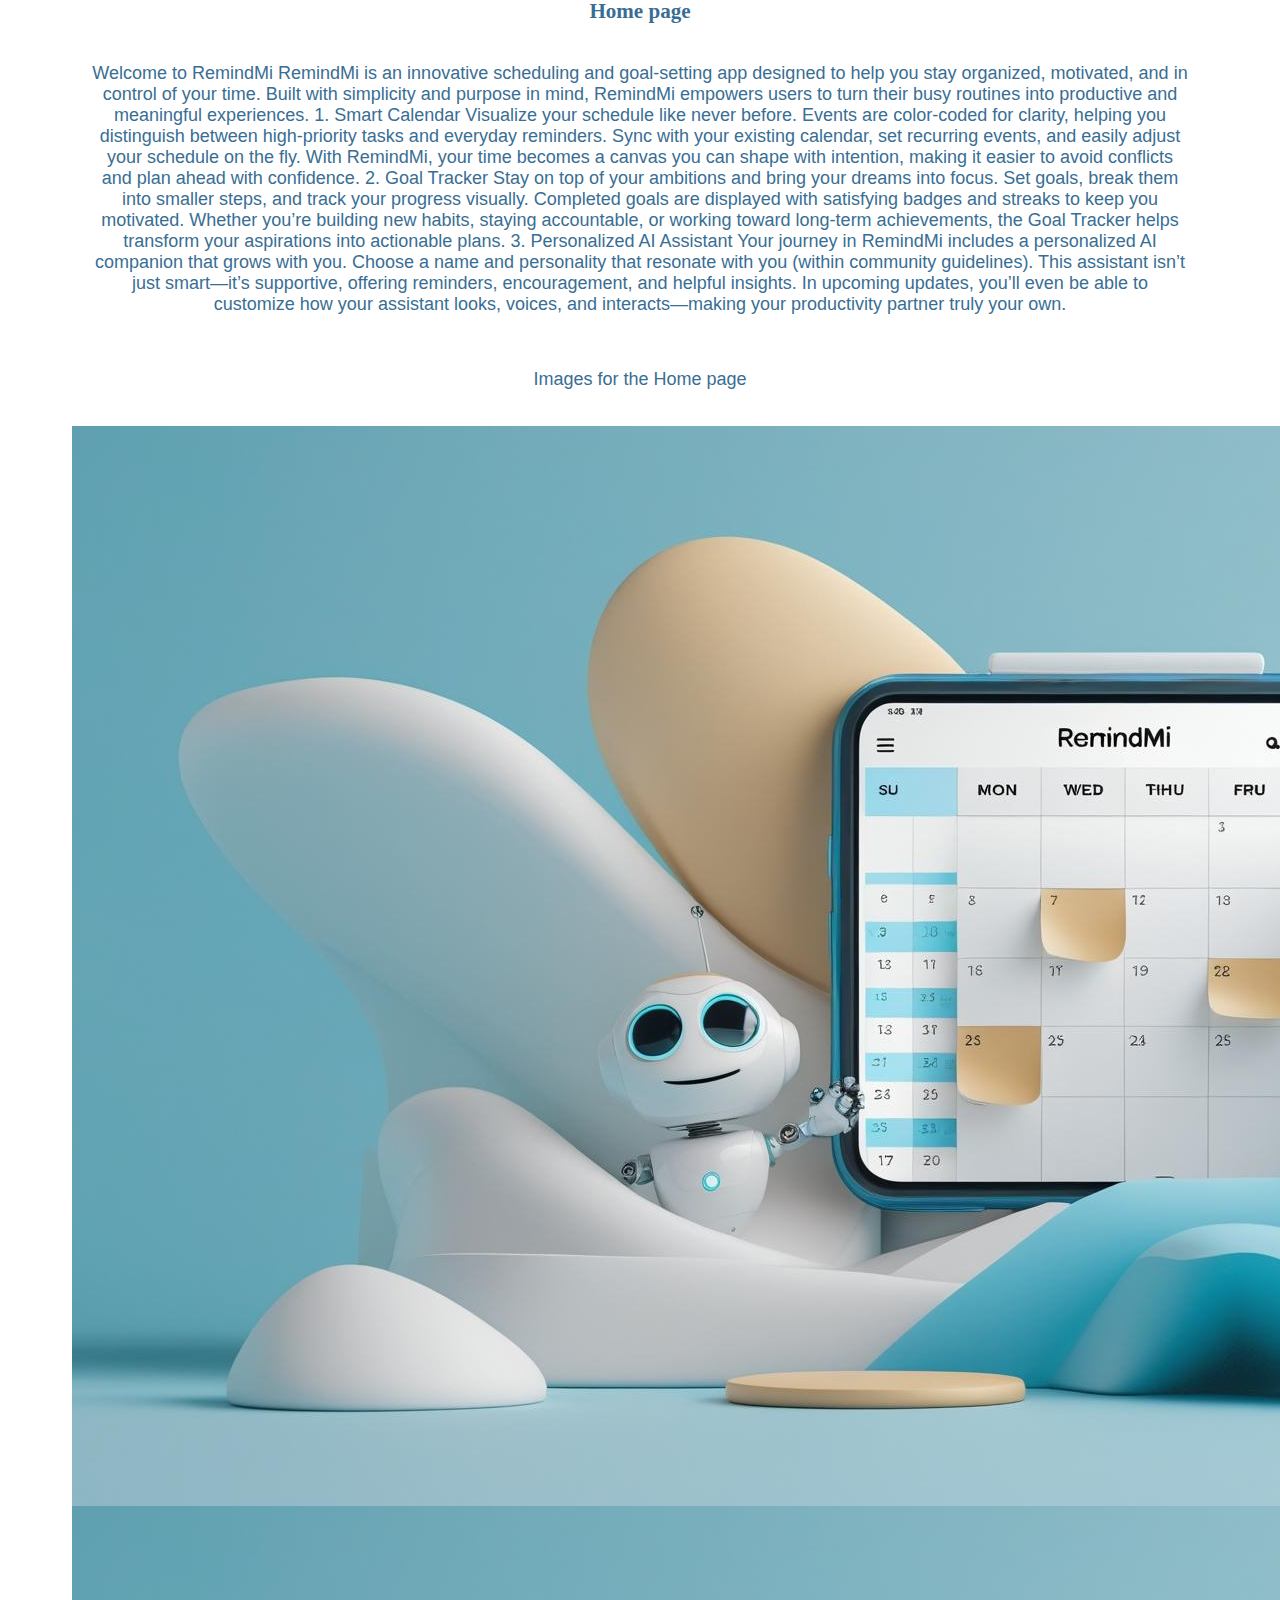
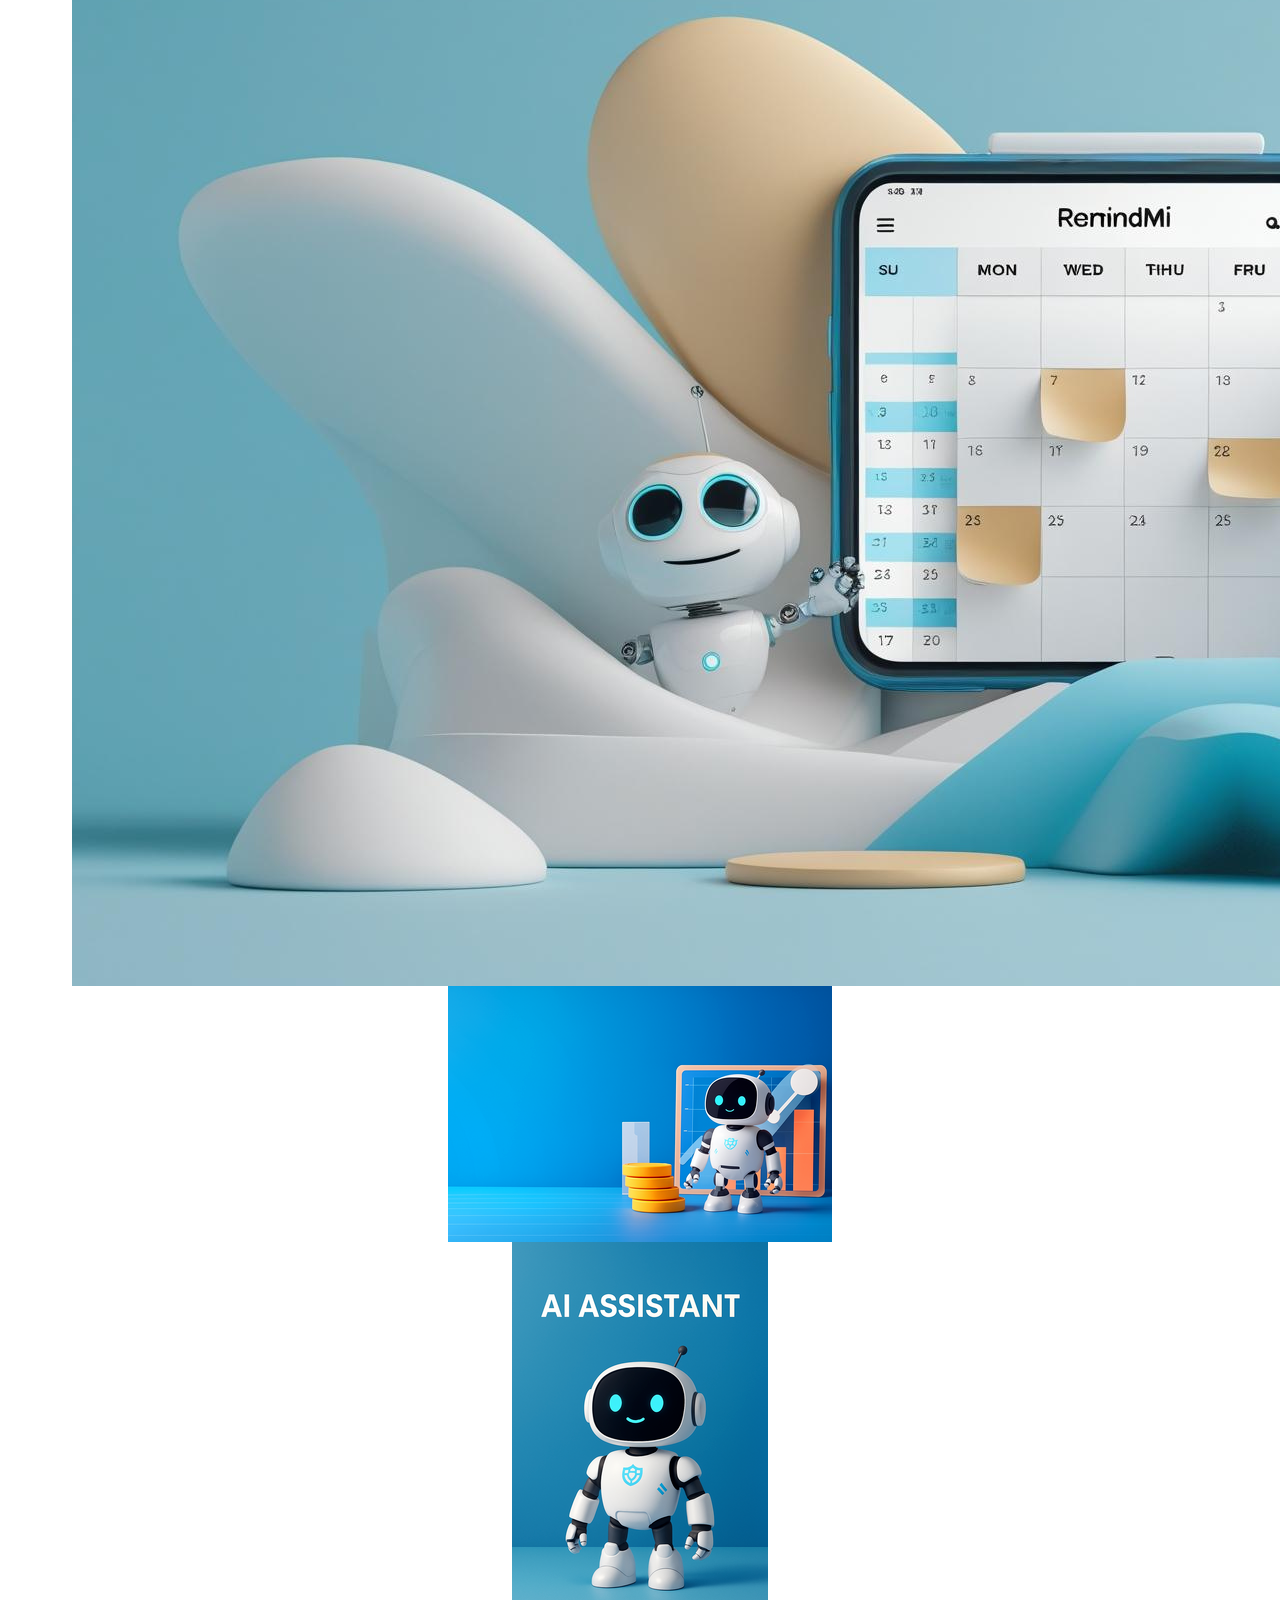
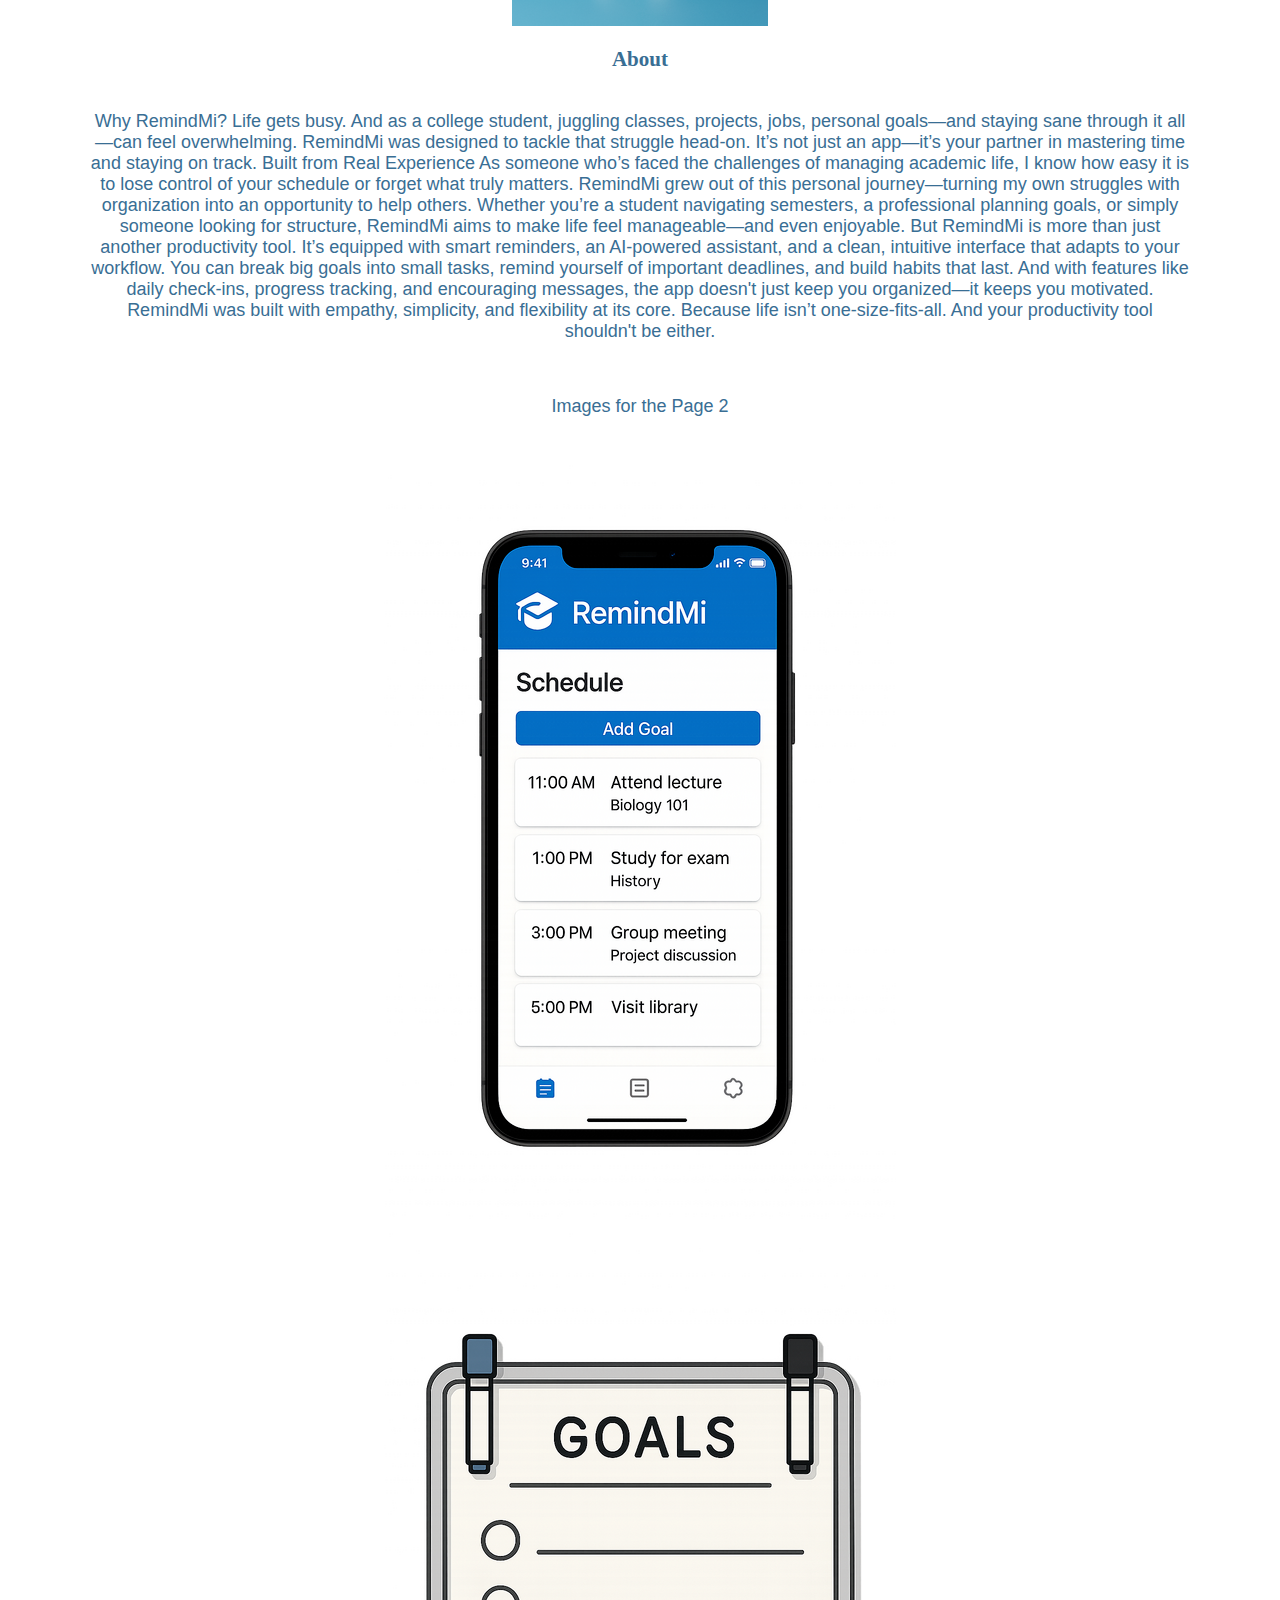
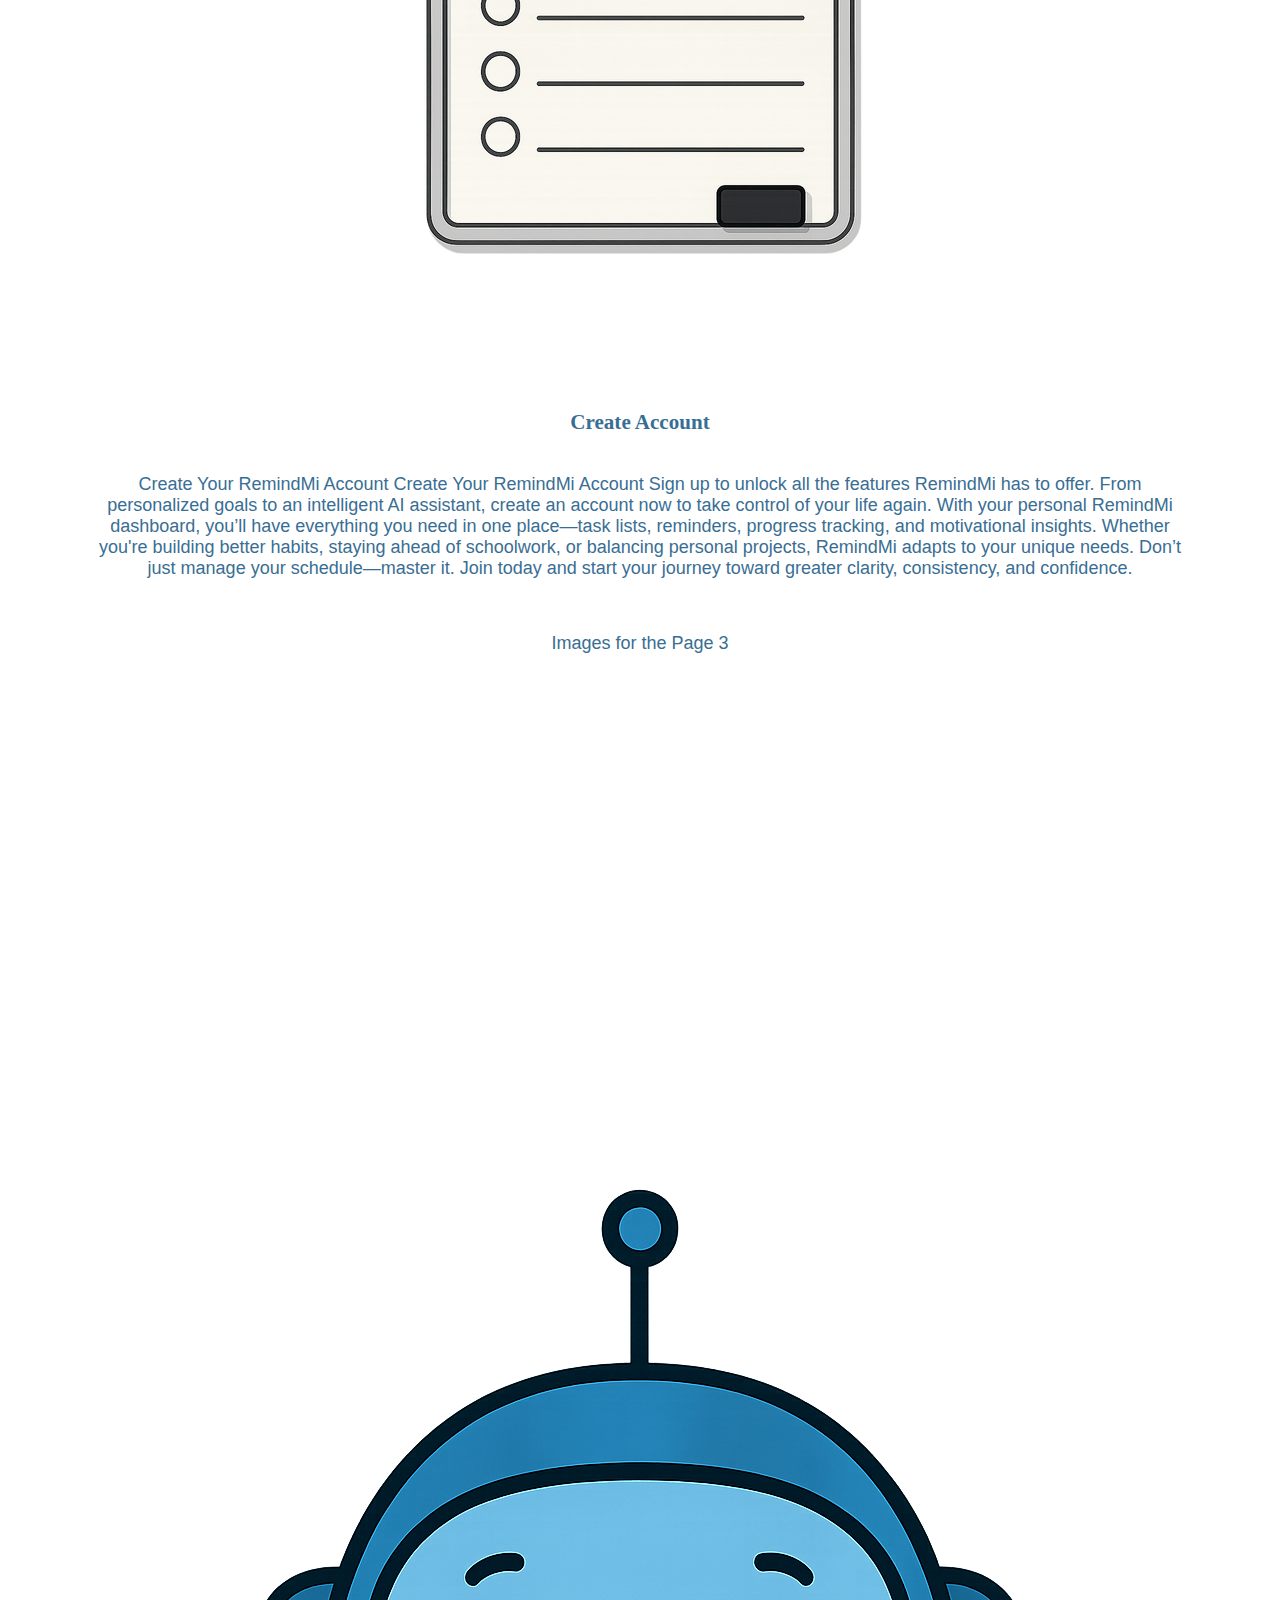
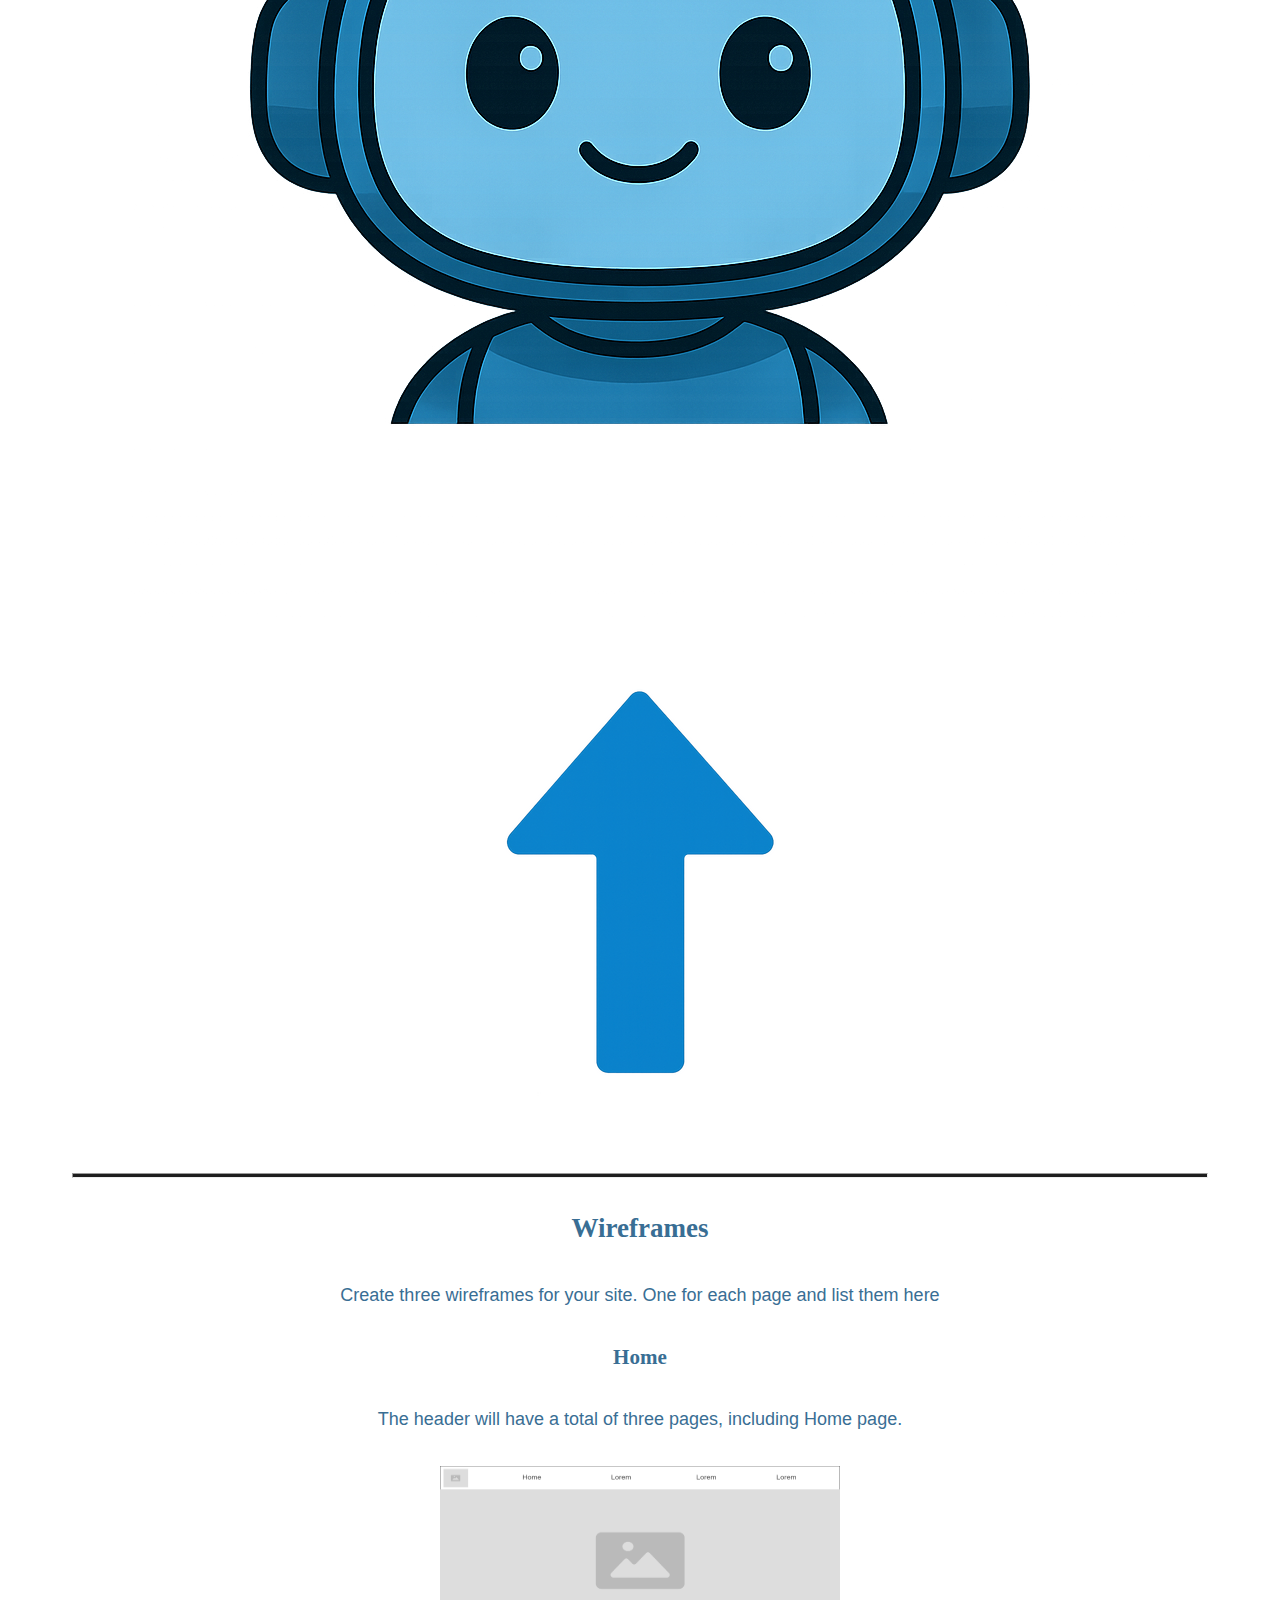
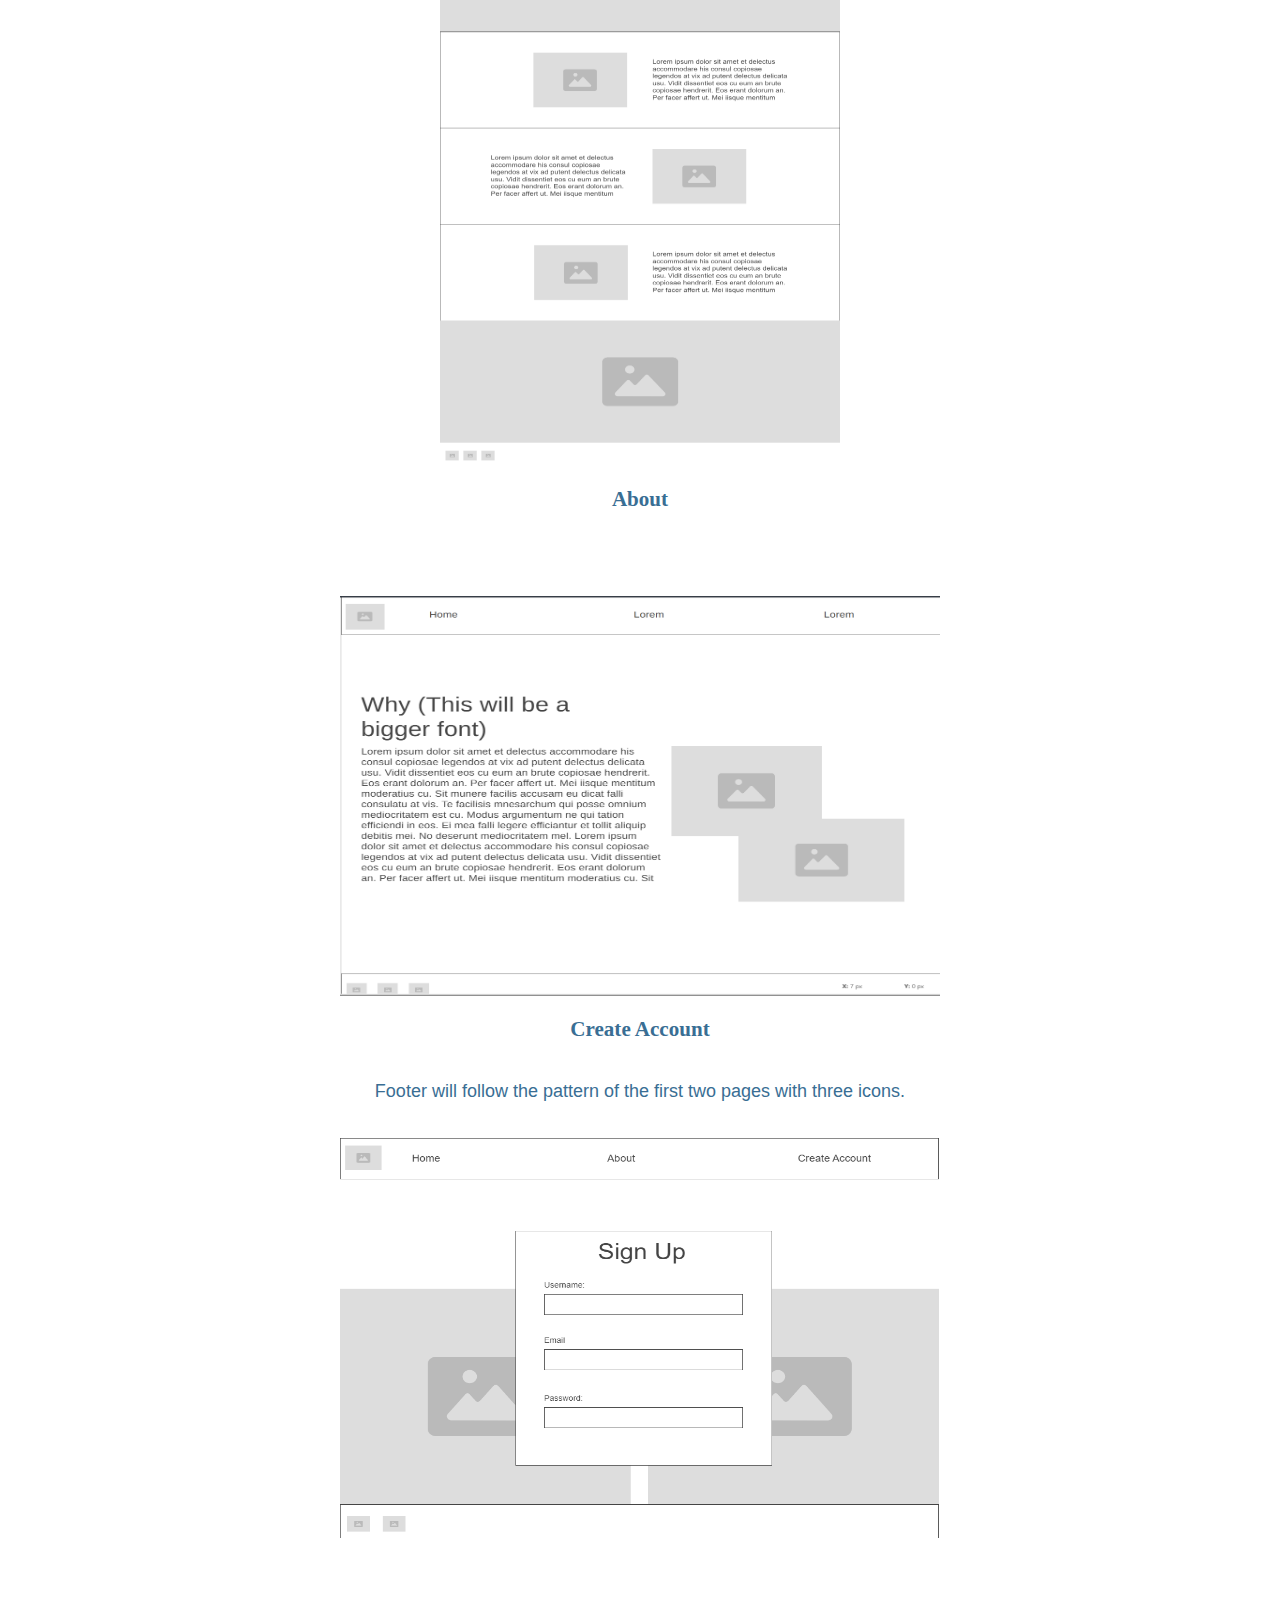
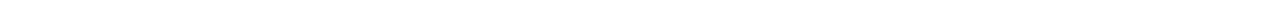
<file: remindmi/site-plan.html>
<!DOCTYPE html>
<html lang="en-us">
    
  <head>
    <meta charset="utf-8">
    <title>Site Plan</title>
    <link type="text/css" rel="stylesheet" href="styles/site-plan.css">
  </head>

  <body>
    <header>
      <h1>RemindMi Site Plan</h1>
      <h2>Pedro Camargo</h2>
      <h2>WDD 130-[section]</h2>
      <!-- In the header above, add the name or your site, your name and class number. For example if you are in section 3 you would put WDD 130.03 -->
    </header>
    <main>

      <!-- ------------------------Steps 2-3------------------------------ -->
      <hr>
      <h2>Overview</h2>
      <h3>Purpose</h3>
      <p>The website will give information about an app that is yet to be created called "RemindMi". It is a scheduling/goal setting app. </p>  <!-- change this -->


      <h3>Audience</h3>
      <p>My targeted audience will be busy college students specifically studens that are members of the Church of Jesus Christ of Latter Day Saints.</p>  <!-- change this -->

      <hr>
      <h2>Branding</h2>
      <h3>Website Logo</h3>
      <!-- Replace this with some sort of logo for your site.  A logo can be as simple as the name of your site in a nice font :) -->
      <img src="images\remindmi.png" alt="Logo image">
      <hr>
      <h2>
        Style Guide
      </h2>

      <!-- ------------------------Steps 4-8------------------------------ -->

      <h3>
        Color Palette
      </h3>
      <!--  The colors you choose for a website are one of the most important decisions you will make. Follow the instructions on the activity in iLearn. You should have at least 2 colors but do not have to fill in all 4 if you do not need them.  -->

      <table class="colors">
        <tr><th>Primary</th><th>Secondary</th><th>Accent 1</th><th>Accent 2</th></tr>
        <!-- Switch to the site-plan.css file and change your colors there. -->
        <tr><td class="primary"></td><td class="secondary"></td><td class="accent1"></td><td class="accent2"></td></tr>
      </table>

      <!-- ------------------------Step 9------------------------------ -->

      <h3>
        Typography
      </h3>
      <!-- Choose a font for your paragraphs (body copy) and headlines. What font(s) have you chosen? Why did you choose what you did?  Make sure to review the list of web safe fonts at W3Schools.org as a starting point.  Think also about which of your colors above you might use for background and font colors. -->

      <h4>
        Heading Font: Noto Sans  <!-- change this -->
      </h4>
      <h4>
        Paragraph Font: Roboto  <!-- change this -->
      </h4>
      <h3>
        Normal paragraph example
      </h3>
      <p>
        Lorem ipsum dolor sit amet, consectetur adipiscing elit, sed do eiusmod tempor incididunt ut labore et dolore magna aliqua. Ut enim ad minim veniam, quis nostrud exercitation ullamco laboris nisi ut aliquip ex ea commodo consequat. Duis aute irure dolor in reprehenderit in voluptate velit esse cillum dolore eu fugiat nulla pariatur. Excepteur sint occaecat cupidatat non proident, sunt in culpa qui officia deserunt mollit anim id est laborum.
      </p>
      <h3>
        Colored paragraph example
      </h3>
      <p class="colored">
        Lorem ipsum dolor sit amet, consectetur adipiscing elit, sed do eiusmod tempor incididunt ut labore et dolore magna aliqua. Ut enim ad minim veniam, quis nostrud exercitation ullamco laboris nisi ut aliquip ex ea commodo consequat. 
      </p>

      <!-- ------------------------Step 10------------------------------ -->

      <h3>
        Navigation
      </h3>
      <!-- Think about how you want your navigation bar to look. In the site-plan.css file change the colors to your colors to get the look you desire. --> 
      <nav>
        <a href="#">Home</a>
        <a href="#">About</a>
        <a href="#">Create Account</a>
      </nav>
      <hr>
      <h2>
        Site Map
      </h2>
      <div class="sitemap">
        <div class="sm-home">
          Home
        </div>
        <div class="sm-page2">
          About <!-- change this -->
        </div>
        <div class="sm-page3">
          Create Account  <!-- change this -->
        </div>

        <div class="top">
          &nbsp;
        </div>
        <div class="left">
          &nbsp;
        </div>
        <div class="right">
          &nbsp;
        </div>

      </div>

      <!-- --------Content Section -------------- -->
      <hr>
      <h2>
        Content
      </h2>
      <h3>Home page</h3>
      <p>
        Welcome to RemindMi
RemindMi is an innovative scheduling and goal-setting app designed to help you stay organized, motivated, and in control of your time. Built with simplicity and purpose in mind, RemindMi empowers users to turn their busy routines into productive and meaningful experiences.

1. Smart Calendar
Visualize your schedule like never before. Events are color-coded for clarity, helping you distinguish between high-priority tasks and everyday reminders. Sync with your existing calendar, set recurring events, and easily adjust your schedule on the fly. With RemindMi, your time becomes a canvas you can shape with intention, making it easier to avoid conflicts and plan ahead with confidence.

2. Goal Tracker
Stay on top of your ambitions and bring your dreams into focus. Set goals, break them into smaller steps, and track your progress visually. Completed goals are displayed with satisfying badges and streaks to keep you motivated. Whether you’re building new habits, staying accountable, or working toward long-term achievements, the Goal Tracker helps transform your aspirations into actionable plans.

3. Personalized AI Assistant
Your journey in RemindMi includes a personalized AI companion that grows with you. Choose a name and personality that resonate with you (within community guidelines). This assistant isn’t just smart—it’s supportive, offering reminders, encouragement, and helpful insights. In upcoming updates, you’ll even be able to customize how your assistant looks, voices, and interacts—making your productivity partner truly your own.




      </p>
      <p>Images for the Home page</p>
        <img src="images\hero1.png" alt="hero image">
        <img src="images\calendar.png" alt="calendar image">
        <img src="images\rsz_goal.png" alt="goal image">
        <img src="images\rsz_assistant.png" alt="assistant image"

      </ul>
      <h3>About</h3>
      <p>
        Why RemindMi? Life gets busy. And as a college student, juggling classes, projects, jobs, personal goals—and staying sane through it all—can feel overwhelming. RemindMi was designed to tackle that struggle head-on. It’s not just an app—it’s your partner in mastering time and staying on track.

Built from Real Experience

As someone who’s faced the challenges of managing academic life, I know how easy it is to lose control of your schedule or forget what truly matters. RemindMi grew out of this personal journey—turning my own struggles with organization into an opportunity to help others. Whether you’re a student navigating semesters, a professional planning goals, or simply someone looking for structure, RemindMi aims to make life feel manageable—and even enjoyable.

But RemindMi is more than just another productivity tool. It’s equipped with smart reminders, an AI-powered assistant, and a clean, intuitive interface that adapts to your workflow. You can break big goals into small tasks, remind yourself of important deadlines, and build habits that last. And with features like daily check-ins, progress tracking, and encouraging messages, the app doesn't just keep you organized—it keeps you motivated.

RemindMi was built with empathy, simplicity, and flexibility at its core. Because life isn’t one-size-fits-all. And your productivity tool shouldn't be either.



      </p>
      <p>Images for the Page 2</p>
        <img src="images\rsz_2phone.png" alt="phone">
        <img src="images\rsz_1transparent_goals.png" alt="goals">

      </ul>
      <h3>Create Account</h3>
      <p>
        Create Your RemindMi Account
        Create Your RemindMi Account

Sign up to unlock all the features RemindMi has to offer. From personalized goals to an intelligent AI assistant, create an account now to take control of your life again.

With your personal RemindMi dashboard, you’ll have everything you need in one place—task lists, reminders, progress tracking, and motivational insights. Whether you're building better habits, staying ahead of schoolwork, or balancing personal projects, RemindMi adapts to your unique needs. Don’t just manage your schedule—master it. Join today and start your journey toward greater clarity, consistency, and confidence.

      </p>
      <p>Images for the Page 3</p>
        <img src="images\invisible_assistant.png" alt="ai_assistant">
        <img src="images\rsz_arrow.png" alt="arrow">

      </ul>
      <hr>
      <h2>
        Wireframes
      </h2>
      <p>
        Create three wireframes for your site. One for each page and list them here</p>

      <h3>Home</h3>
      <p>         
        The header will have a total of three pages, including Home page.
      </p>
      <img src="images\wireframe.png" alt="home page wireframe" width="400" height="600">

      <h3>About<h3>
      <p>         
        
      </p>
      <img src="images\wireframepg2.png" alt="page 2 wireframe" width="600" height="400">

      <h3>Create Account</h3>
      <p>         
        Footer will follow the pattern of the first two pages with three icons.
      </p>
      <img src="images\wireframepg3.png" alt="page 3 wireframe" width="600" height="400">
    </main>
  </body>

</html>
</file>
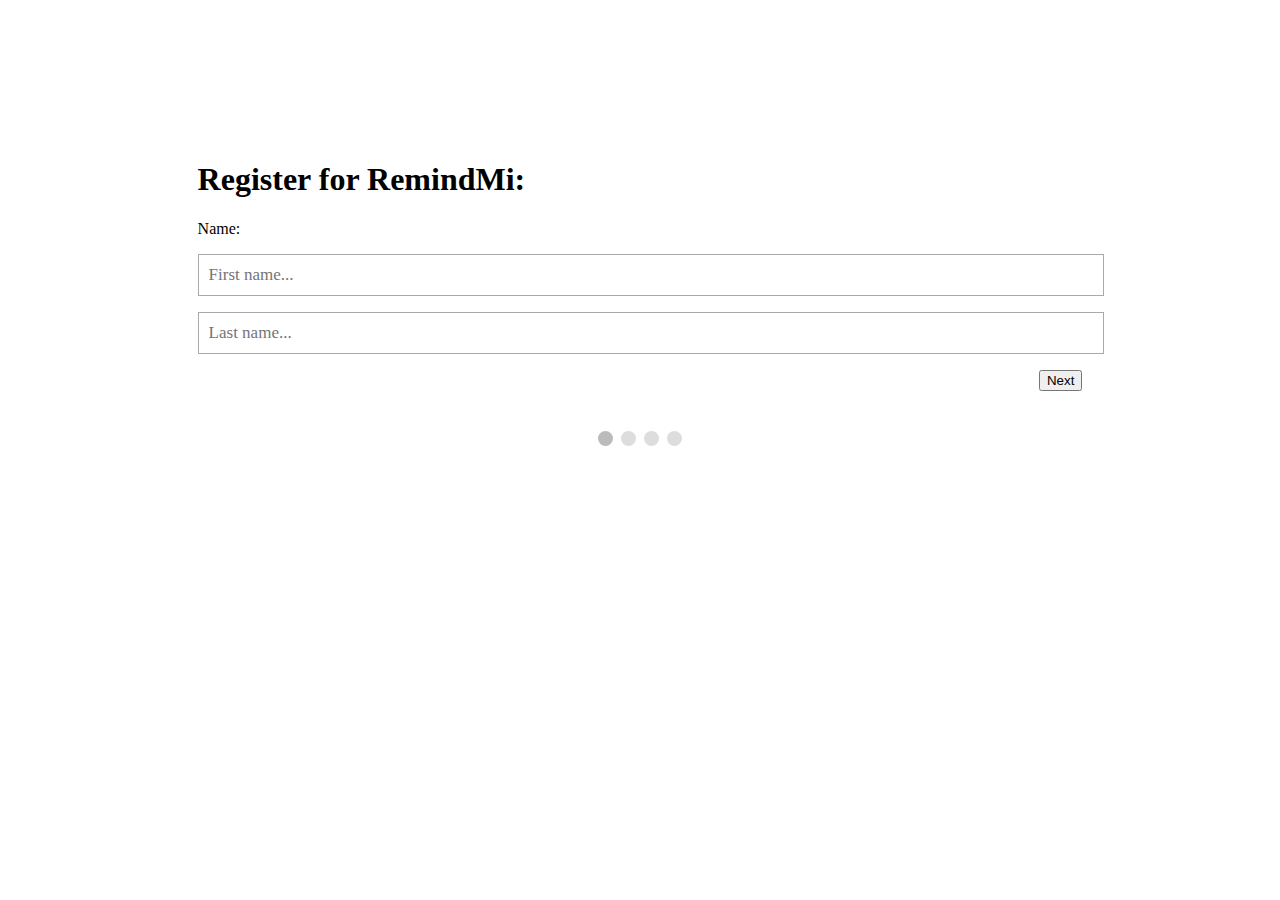
<file: web components/register.html>
<!DOCTYPE html>
<html lang="en">
<head>
    <meta charset="UTF-8">
    <meta name="viewport" content="width=device-width, initial-scale=1.0">
    <title>Registration Form</title>

    <!-- CSS connection -->
    <link rel="stylesheet" href="style.css">

</head>
<body>

    <form id="regForm" action="">
        <h1>Register for RemindMi:</h1>

        <!-- One "tab" for each step in the form: -->
        <div class="tab">Name:
            <p><input placeholder="First name..." 
            oninput="this.value=this.value.replace(/[^a-zA-Z\s]/g,'')"></p>

            <p><input placeholder="Last name..." 
            oninput="this.value=this.value.replace(/[^a-zA-Z\s]/g,'')"></p>

            <!-- <p><input placeholder="First name..." oninput="this.className = ''"></p>
            <p><input placeholder="Last name..." oninput="this.className = ''"></p> -->
        </div>

        <div class="tab">Contact Info:
            <p><input id="email" type="email" placeholder="E-mail..." oninput="this.className = ''"></p>
            <p><input type="number" placeholder="Phone..." oninput="this.className = ''"></p>
        </div>

       <div class="tab">
            <label class="birthday-label">Birthday:</label>

            <div class="birthday-row">
                <p><input type="text" placeholder="dd" maxlength="2" oninput="this.value=this.value.replace(/[^0-9]/g,'')"></p>
                <p><input type="text" placeholder="mm" maxlength="2" oninput="this.value=this.value.replace(/[^0-9]/g,'')"></p>
                <p><input type="text" placeholder="yyyy" maxlength="4" oninput="this.value=this.value.replace(/[^0-9]/g,'')"></p>
            </div>
        </div>


        <div class="tab">Login Info:
            <p><input placeholder="Username..." oninput="this.className = ''"></p>
            <p><input type="password" placeholder="Password..." oninput="this.className = ''"></p>
        </div>

        <div style="overflow:auto;">
            <div style="float:right;">
                <button type="button" id="prevBtn" onclick="nextPrev(-1)">Previous</button>
                <button type="button" id="nextBtn" onclick="nextPrev(1)">Next</button>
            </div>
        </div>

        <!-- Circles which indicate the steps of the form: -->
        <div style="text-align:center;margin-top:40px;">
            <span class="step"></span>
            <span class="step"></span>
            <span class="step"></span>
            <span class="step"></span>
        </div>
    </form>
        <!-- JS connection -->
    <script src="register.js"></script>

    <!-- Your JS file (if
</file>
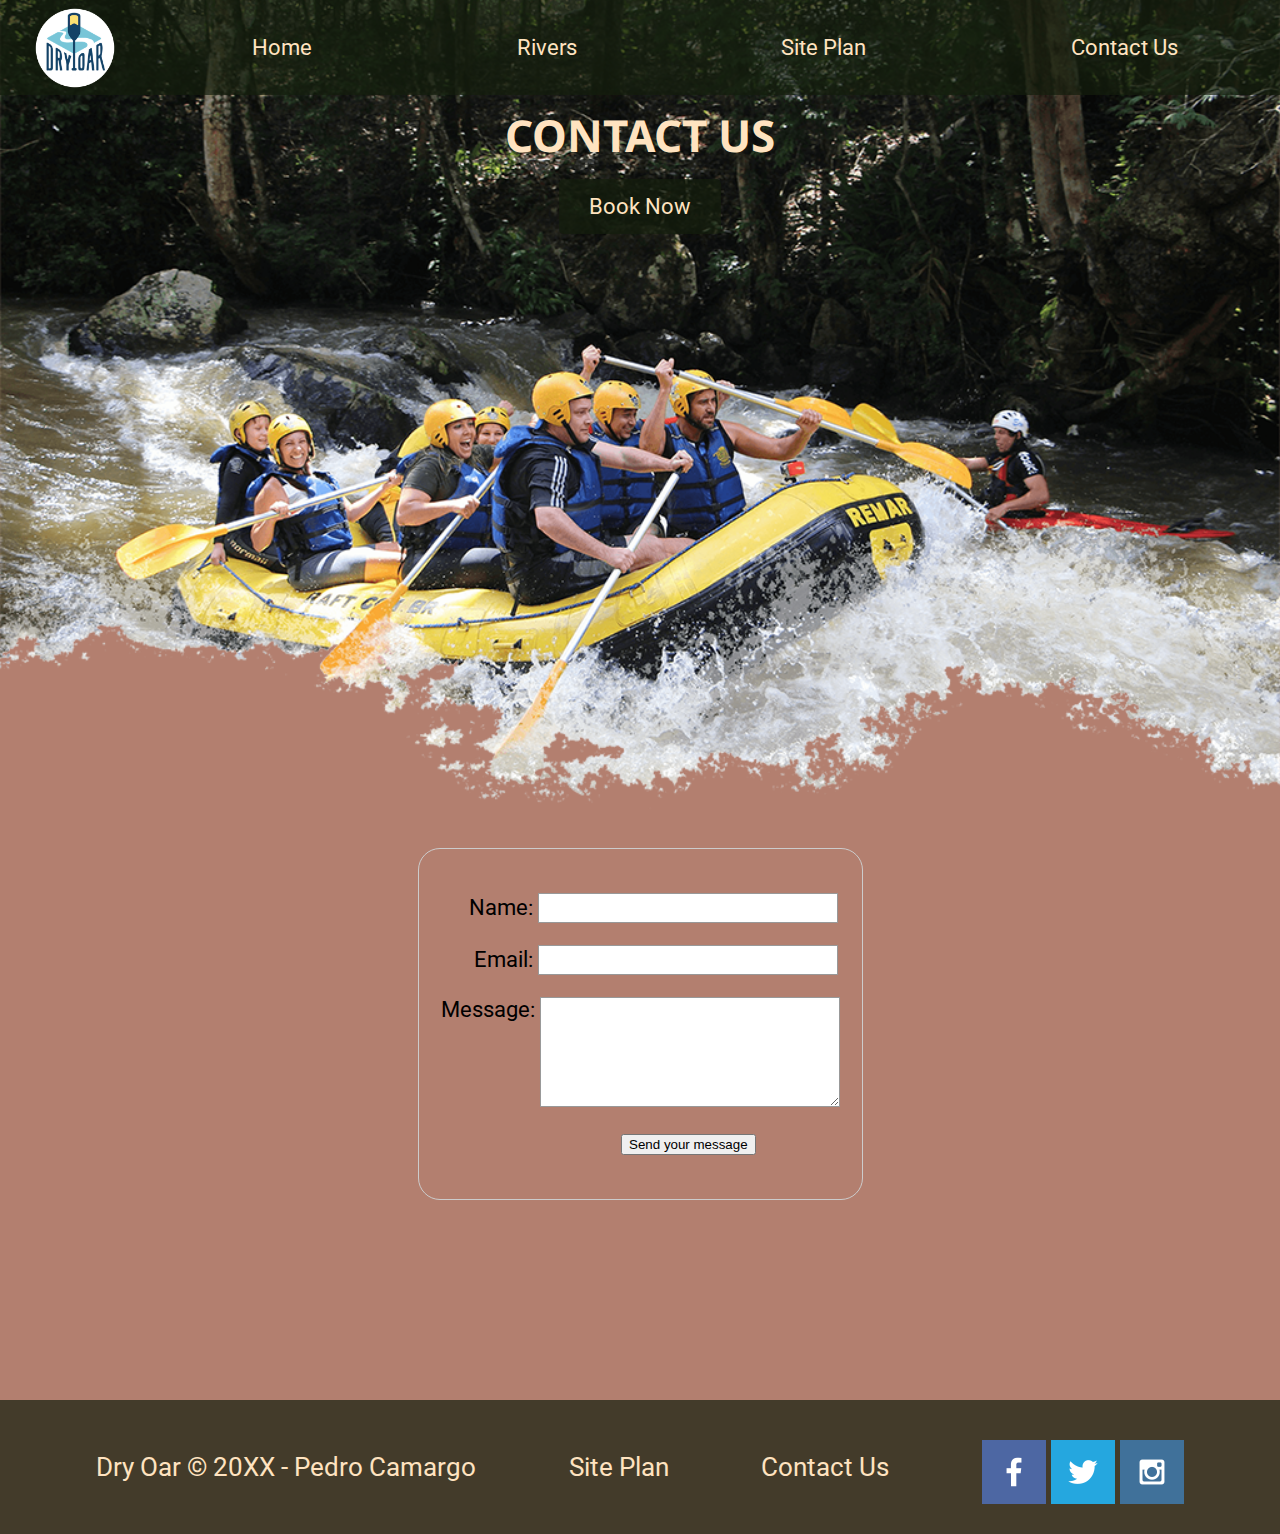
<file: wwr/contactus.html>
<!DOCTYPE html>
<html lang="en">
<head>
    <link rel="stylesheet" href="styles/style.css">
    <meta charset="UTF-8">
    <meta http-equiv="X-UA-Compatible" content="IE=edge">
    <meta name="viewport" content="width=device-width, initial-scale=1.0">
    <title>Whitewater Rafting Vacations | Dry Oar Boating | Home</title>

    <style>
        body {
            text-align: center;
        }

        form {
            display: inline-block;
            padding: 1em;
            border: 1px solid #cccccc;
            border-radius: 1em;
        }

        p + p {
            margin-top: 1em;
        }

        label {
            display: inline-block;
            min-width: 90px;
            text-align: right;
        }

        input,
        textarea {
            font: 1em sans-serif;
            width: 300px;
            box-sizing: border-box;
            border: 1px solid #999999;
        }

        input:focus,
        textarea:focus {
            outline-style: solid;
            outline-color: black;
        }

        textarea {
            vertical-align: top;
            height: 5em;
        }

        .button {
            padding-left: 90px;
        }

        button {
            margin-left: .5em;
        }

        #feedback {
            background-color: antiquewhite;
            position: absolute;
            top: 0;
            left: 0;
            right: 0;
            padding: .5em;
            /* make this element invisible until we are ready for it */
            display: none;      
        }
        .moveDown {
            margin-top: 3em;
}
    </style>
</head>
<body>
    <div id="content">
        <header>
            <a id="logo_link" href="index.html">
                <img class="logo" src="images/logo.png" alt="Dry Oar Logo">
            </a>
            <nav>
                <a href="index.html">Home</a>
                <a href="rivers.html">Rivers</a>
                <a href="site-plan-rafting.html">Site Plan</a>
                <a href="contactus.html">Contact Us</a>
            </nav>
        </header>
        <div id="hero">
            <div id="hero-box">
                <img id="hero-img" src="images/hero.png" alt="People enjoying white water rafting">
            </div>
            <section id="hero-msg">
                <h1 class="home-title">CONTACT US</h1>
                <div class='button-box'>
                    <a class='book' href="contactus.html">Book Now</a>
                </div>
            </section>
        </div>
        <main class="contact-us">
            <div id="feedback"></div>
                       
            <form action="/my-handling-form-page" method="post">
                <p>
                    <label for="name">Name:</label>
                    <input type="text" id="name" name="user_name"/>
                </p>
                <p>
                    <label for="mail">Email:</label>
                    <input type="email" id="mail" name="user_email"/>
                </p>
                <p>
                    <label for="msg">Message:</label>
                    <textarea id="msg" name="user_message"></textarea>
                </p>
                <p class="button">
                    <button type="submit">Send your message</button>
                </p>
            </form>
        </main>
        <footer>
            <p>Dry Oar &copy; 20XX - Pedro Camargo</p>
            <p><a href="site-plan-rafting.html">Site Plan</a></p>
            <p><a href="contactus.html">Contact Us</a></p>
            <div class="social">
                <a href="https://facebook.com" target="_blank">
                    <img src="images/facebook.png" alt="fb icon">
                </a>
                <a href="https://twitter.com" target="_blank">
                    <img src="images/twitter.png" alt="twitter icon">
                </a>
                <a href="https://instagram.com" target="_blank">
                    <img src="images/instagram.png" alt="instagram icon">
                </a>        
            </div>
        </footer>    
    </div> 
    <script>
        // get the feedback div element so we can do something with it.
        const feedbackElement = document.getElementById('feedback');
        // get the form so we can read what was entered in it.
        const formElement = document.forms[0];
        // add a 'listener' to wait for a submission of our form. When that happens run the code below.
        formElement.addEventListener('submit', function(e) {
            // stop the form from doing the default action.
            e.preventDefault();
            // set the contents of our feedback element to a message letting the user know the form was submitted successfully. Notice that we pull the name that was entered in the form to personalize the message!
            feedbackElement.innerHTML = 'Hello '+ formElement.user_name.value +'! Thank you for your message. We will get back with you as soon as possible!';
            // make the feedback element visible.
            feedbackElement.style.display = "block";
            // add a class to move everything down so our message doesn't cover it.
            document.body.classList.toggle('moveDown');
    });
</script>      
</body>
</html>
</file>
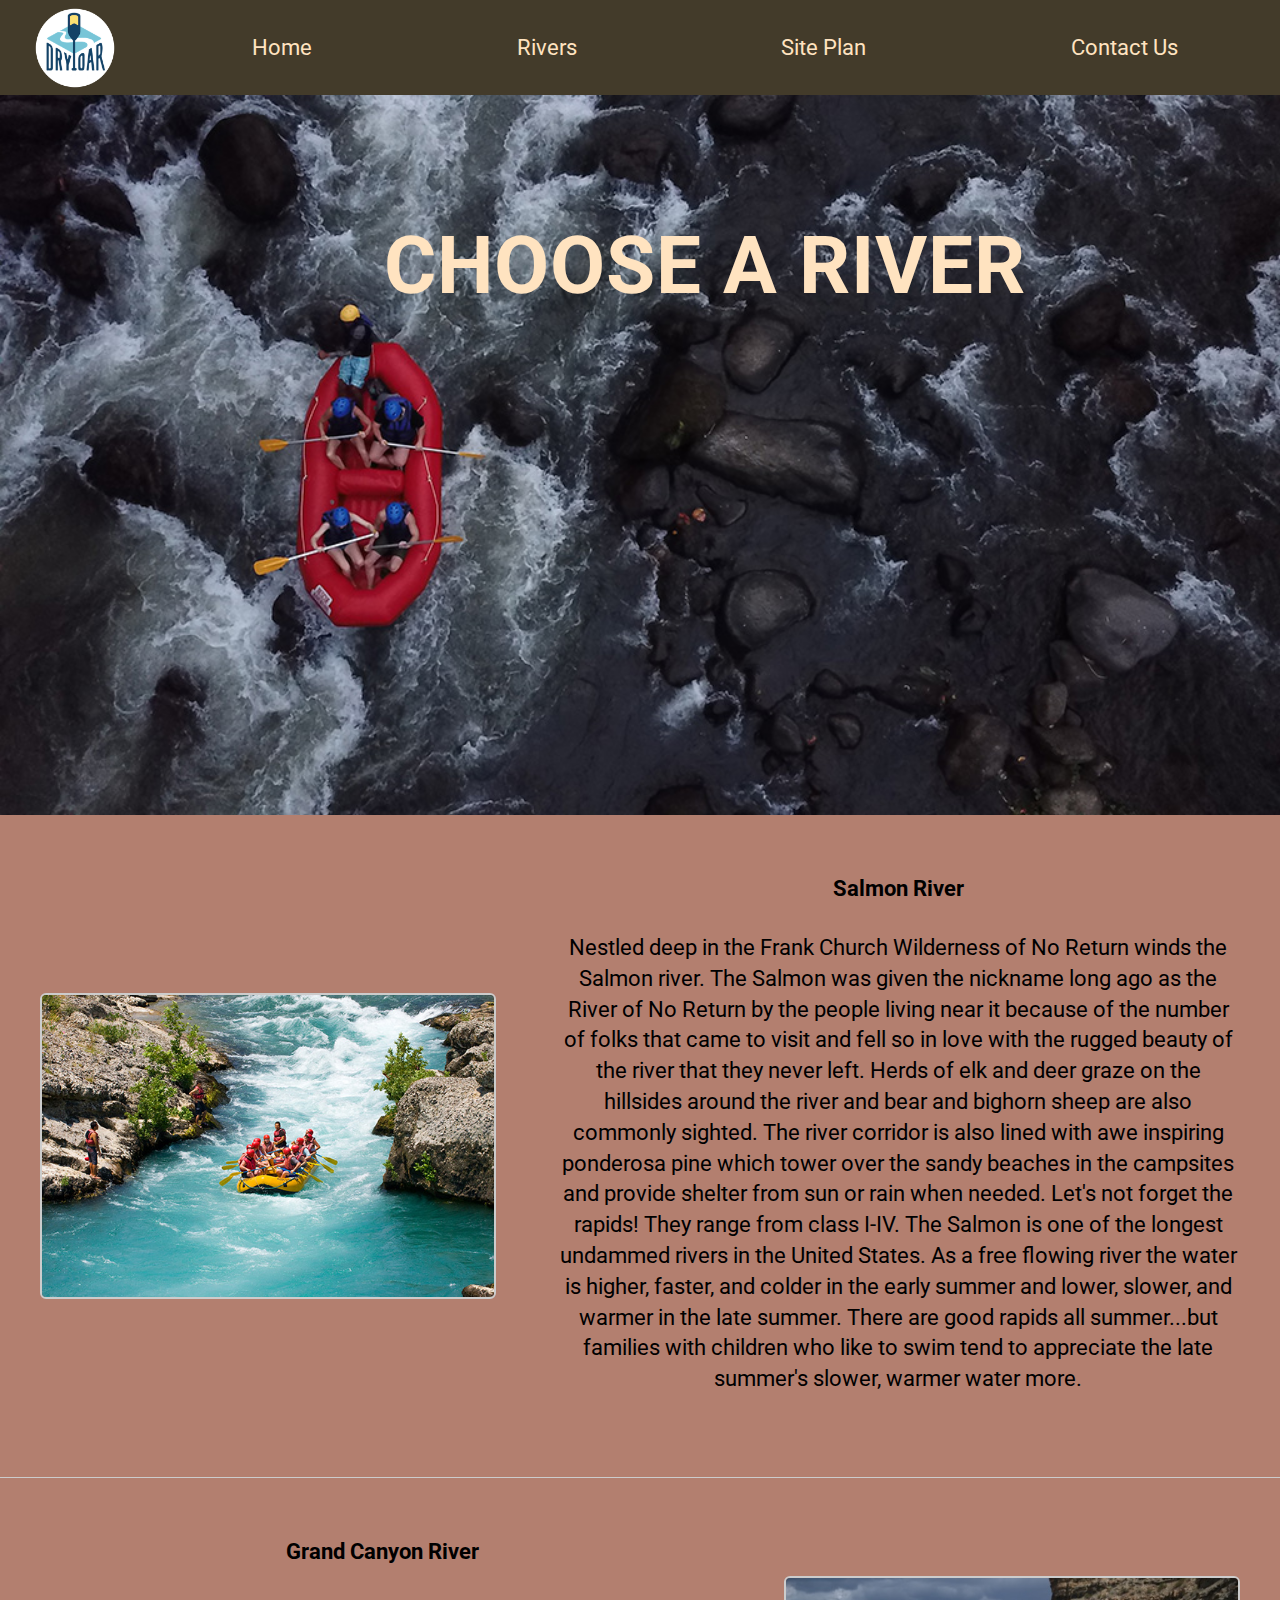
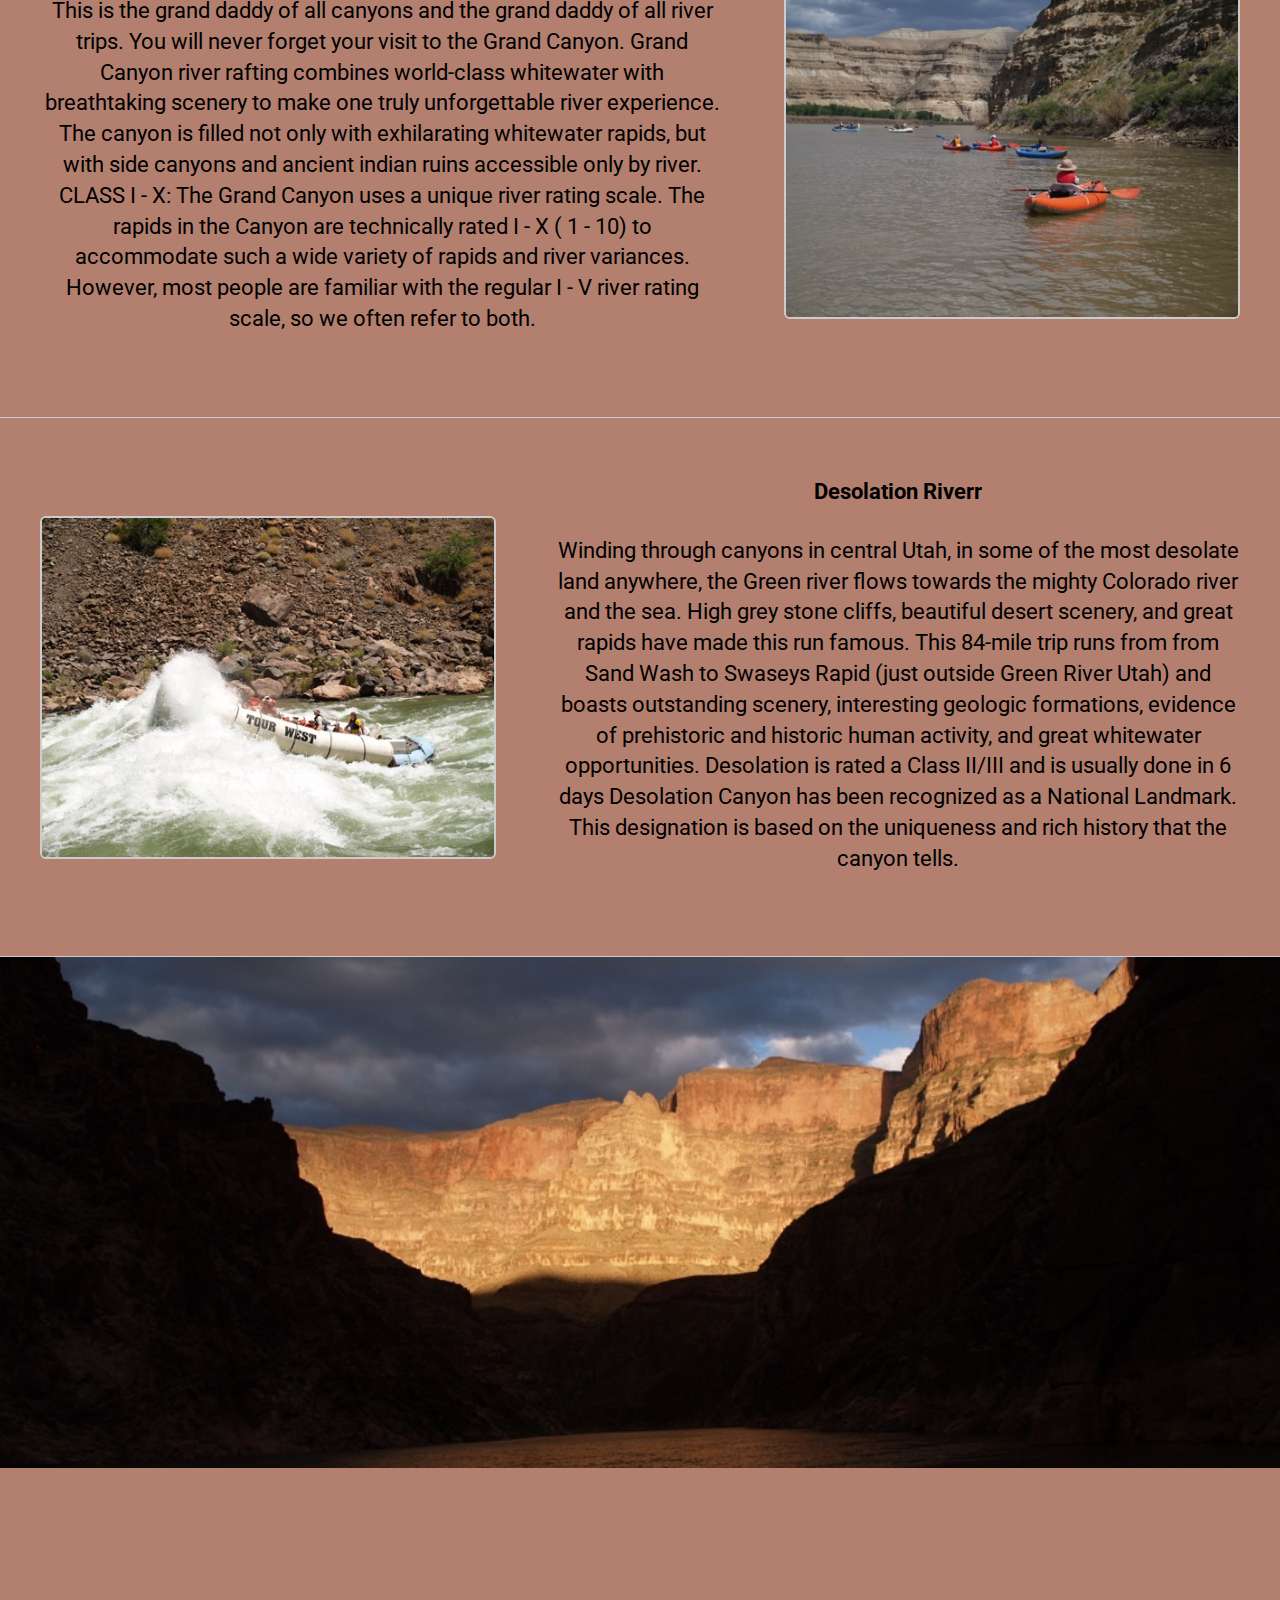
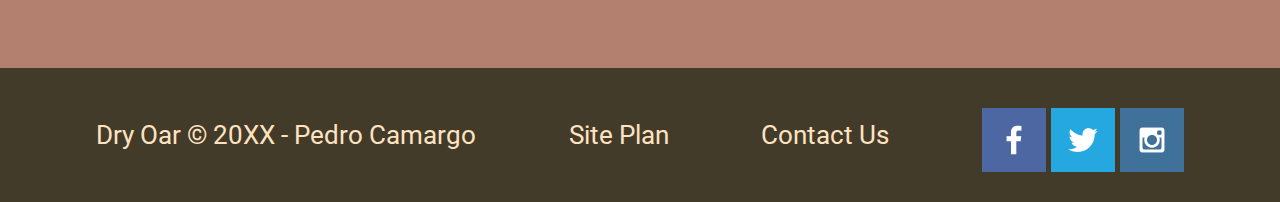
<file: wwr/rivers.html>
<!DOCTYPE html>
<html lang="en">
<head>
    <link rel="stylesheet" href="styles/style.css">
    <meta charset="UTF-8">
    <meta http-equiv="X-UA-Compatible" content="IE=edge">
    <meta name="viewport" content="width=device-width, initial-scale=1.0">
    <title>Whitewater Rafting Vacations | Dry Oar Boating | Home</title>
</head>
<body>
    <div id="content">
        <header>
            <a id="logo_link" href="index.html">
                <img class="logo" src="images/logo.png" alt="Dry Oar Logo">
            </a>
            <nav>
                <a href="index.html">Home</a>
                <a href="#">Rivers</a>
                <a href="site-plan-rafting.html">Site Plan</a>
                <a href="contactus.html">Contact Us</a>
            </nav>
        </header>
        <div id="hero_pg2">
            <div id="hero-box_pg2">
                <img id="hero-img_pg2" src="images_pg2/hero-box_pg2.jpg" alt="River focused image">
            </div>
            <section id="hero-msg_pg2">
                <h1 class="pg2-title">CHOOSE A RIVER</h1>
            </section>
        </div>
        <main class="pg2-grid">
            <section class="salmon-river">
                <div class="river-card">
                    <img class="river-img" src="images_pg2/salmon-river.png" alt="salmon river">
                </div>
                    <div class="salmon-box">
                <h2>Salmon River</h2>
            </div>
            <div id="rivers-box1">
                <p>Nestled deep in the Frank Church Wilderness of No Return winds the Salmon river. The Salmon was given the nickname long ago as the River of No Return by the people living near it because of the number of folks that came to visit and fell so in love with the rugged beauty of the river that they never left.

Herds of elk and deer graze on the hillsides around the river and bear and bighorn sheep are also commonly sighted. The river corridor is also lined with awe inspiring ponderosa pine which tower over the sandy beaches in the campsites and provide shelter from sun or rain when needed.

Let's not forget the rapids! They range from class I-IV. The Salmon is one of the longest undammed rivers in the United States. As a free flowing river the water is higher, faster, and colder in the early summer and lower, slower, and warmer in the late summer. There are good rapids all summer...but families with children who like to swim tend to appreciate the late summer's slower, warmer water more.</p>
            </div>

            </section>
            <section class="grand-canyon">
                <img class="river-img" src="images_pg2/grand-canyon-river.png" alt="river in brown">
            <div class="grand-canyon-box">
                <h2>Grand Canyon River</h2>
            </div>
            <div class="rivers-box2">
                <p>This is the grand daddy of all canyons and the grand daddy of all river trips. You will never forget your visit to the Grand Canyon.

Grand Canyon river rafting combines world-class whitewater with breathtaking scenery to make one truly unforgettable river experience. The canyon is filled not only with exhilarating whitewater rapids, but with side canyons and ancient indian ruins accessible only by river.

CLASS I - X: The Grand Canyon uses a unique river rating scale. The rapids in the Canyon are technically rated I - X ( 1 - 10) to accommodate such a wide variety of rapids and river variances. However, most people are familiar with the regular I - V river rating scale, so we often refer to both.</p>
            </div>

            </section>
            <section class="desolation-river">
                <img class="river-img" src="images_pg2/desolation-river.png" alt="river in green">
            <div class="desolation-box">
                <h2>Desolation Riverr</h2>
            </div>
            <div class="rivers-box3">
                <p>Winding through canyons in central Utah, in some of the most desolate land anywhere, the Green river flows towards the mighty Colorado river and the sea. High grey stone cliffs, beautiful desert scenery, and great rapids have made this run famous. This 84-mile trip runs from from Sand Wash to Swaseys Rapid (just outside Green River Utah) and boasts outstanding scenery, interesting geologic formations, evidence of prehistoric and historic human activity, and great whitewater opportunities.

Desolation is rated a Class II/III and is usually done in 6 days

Desolation Canyon has been recognized as a National Landmark.  This designation is based on the uniqueness and rich history that the canyon tells.</p>
            </div>
                
            </section>
            <div id="background_pg2"></div>
            <img class="mountain_pg2" src="images_pg2/mountain_pg2.png" alt="Sunset mountain">
        </main>
        <footer>
            <p>Dry Oar &copy; 20XX - Pedro Camargo</p>
            <p><a href="site-plan-rafting.html">Site Plan</a></p>
            <p><a href="contactus.html">Contact Us</a></p>
            <div class="social">
                <a href="https://facebook.com" target="_blank">
                    <img src="images/facebook.png" alt="fb icon">
                </a>
                <a href="https://twitter.com" target="_blank">
                    <img src="images/twitter.png" alt="twitter icon">
                </a>
                <a href="https://instagram.com" target="_blank">
                    <img src="images/instagram.png" alt="instagram icon">
                </a>        
            </div>
        </footer>    
    </div>        
</body>
</html>
</file>
<file: remindmi/styles/style.css>
@import url('https://fonts.googleapis.com/css2?family=Noto+Sans:ital,wght@0,100..900;1,100..900&family=Roboto:ital,wght@0,100..900;1,100..900&display=swap');

* {
  box-sizing: border-box;
  margin: 0;
  padding: 0;
}

.page-container {
    max-width: 1400px;   
    margin: 0 auto;      
    padding: 0 2rem;     
}


header {
    background-color: #ffffff;
    padding: 20px 0;
    display: flex;
    justify-content: space-between;
    padding: 0.75rem 2rem;
    align-items: center;
    border-bottom: 1px solid #ddd;

    position: sticky;
    top: 0;
    z-index: 1000;
}

body {
    font-family: 'Roboto', sans-serif;
    background-color: #0058b6;
    color: #ffffff;
}

#content {
    max-width: 100%;
    margin: 0 auto;
    background-color: #4f81b7;
    min-height: 100vh;
}

img {
    max-width: 100%;
    display: block;
}

#logo_link {
    display: inline-block;
}

.logo {
    height: 60px;
    width: auto;
}

nav {
    position: absolute;
    left: 30%;
    display: flex;
    gap: 250px;
}

nav a {
    text-decoration: none;
    color: #333;
    font-weight: 500;

    padding: 15px 15px;
    border-radius: 8px;
    transition: background-color 0.3s ease;
}

nav a:hover {
    background-color: #3597ff;
}

.hero-image {
    margin: 0;
    display: flex;
    justify-content: center;
    align-items: center;
}

.goal {
    max-width: 500px;
}

.ai-assistant {
    max-width: 300px;
}

.first-content-block,
.second-content-block,
.third-content-block {
    display: grid;
    grid-template-columns: 1fr 1.5fr;
    align-items: center;
    gap: 10rem;
    padding: 4rem 3rem;

}


.first-content-block h2, .second-content-block h2, .third-content-block h2{
    font-size: 3rem;
    margin-bottom: 1rem;
}

/* .first-content-block p, .second-content-block p, .third-content-block p {
    line-height: 1.6;
}

.fade-left {
    mask-image: linear-gradient(to left, black 75%, transparent);
    -webkit-mask-image: linear-gradient(to left, black 75%, transparent);
}

.fade-right {
    mask-image: linear-gradient(to right, black 75%, transparent);
    -webkit-mask-image: linear-gradient(to right, black 75%, transparent);
} */

.shadow-img {
    box-shadow: 0 15px 30px rgba(0, 0, 0, 0.35);
    border-radius: 10px;

    transition:
        transform .20s ease .09s,
        box-shadow .20s ease .09s;
}

.shadow-img:hover {
    transform: scale(1.01);
    box-shadow: 0 25px 50px rgba(0, 0, 0, 0.45);

}
.second-content-block {
    display: grid;
    grid-template-columns: 1.5fr 1fr;
    grid-template-areas: "text image";
    gap: 2rem;
    align-items: center;
}

.second-content-block .goal {
    grid-area: image;
}

.second-content-block .text-block2 {
    grid-area: text;
}

.third-content-block {
    display: grid;
    grid-template-columns: 1fr 1.5fr;
    gap: 2rem;
    padding: 4rem 3rem;
}

.bottom-image {
    margin: 0;
    display: flex;
    justify-content: center;
    align-items: center;
}

.bottom-image img {
    width: 100vw;          
    height: 600px;         
    object-fit: cover;     
    object-position: center; 
}



footer {
    display: flex;
    flex-direction: column;     
    align-items: flex-start;    
    gap: 0.5rem;                
    padding: 1.5rem 2rem;
    background-color: #ffffff;
    border-top: 1px solid #ddd;
}


footer a, footer p {
    color: #333;
    text-decoration: none;
}

footer a:hover {
    text-decoration: underline;
}

footer .social {
    display: flex;
    gap: 1rem;
    width: 150px;
    height: auto;
}

/*  ABOUT PAGE   */

.about-content-block {
    display: grid;
    grid-template-columns: 3fr 2fr;
    gap: 3rem;
    align-items: center;
    padding: 4rem 3rem;

    position: relative;
}

.text-block-about {
    grid-column: 1 / 2;
}

.text-block-about h2 {
    font-size: 2.8rem;
    margin-bottom: 1.5rem;
}

.text-block-about p {
    line-height: 1.6;
}

.goal-second-page {
    grid-column: 2/3;
    grid-row: 1;
    max-width: 260px;
    justify-self: center;

    transform: translate(50px, 50px);
    z-index: 0;
    max-width: 300px;

    filter: drop-shadow(5px 15px rgba(0, 0, 0, 0.35));
    border-radius: 10px;
    
}

.phone {
    grid-column: 2/3;
    grid-row: 1;
    max-width: 260px;
    justify-self: center;
    
    transform: translate(-80px, -80px);
    z-index: 1;
    max-width: 300px;

    filter: drop-shadow(7px 14px rgba(0, 0, 0, 0.35));
    border-radius: 11px;
}

/* CREATE ACC */

.create-account-section {
    display: grid;
    grid-template-columns: 1fr 2fr 1fr;
    align-items: center;
    gap: 2rem;
    padding: 5rem 2rem;
}

.create-acount-img {
    position: relative;

    background-color: transparent;
    height: 250px;
    place-items: center;
    display: grid;
    grid-template-columns: 1fr 1fr 1fr;
}

.arrow {
    grid-column: 1/2;
    justify-self: center;
    max-width: 350px;
}

.assistant {
    position: fixed;
    bottom: -100px;
    left: 90%;
    transform: translateX(-50%);
    z-index: 1000;
    pointer-events: auto;
    grid-column: 3/4;
    justify-self: center;
    max-width: 350px;
}

.assistant:hover {
    animation: float 3s ease-in-out infinite;
}

@keyframes float {
    0% {
        transform: translateX(-50%) translateY(0);
    }
    50% {
        transform: translateX(-50%) translateY(-12px); /* moves up slightly */
    }
    100% {
        transform: translateX(-50%) translateY(0);
    }
}

.why-signup {
    max-width: 900px;
    margin: -60px auto 3rem;
    text-align: center;
    padding: 0 2rem;
    
}

.why-signup-block h3{
    font-size: 2.2rem;
    margin-bottom: 1rem;
}

.why-signup-block p {
    line-height: 1.6;
}

.signup-hero {
    display: flex;
    justify-content: center;
    margin-top: 2rem;
    margin-bottom: 4rem;
    position: relative;
    z-index: 1;
}

.signup-card {
    background-color: #ffffff;
    color: black;
    padding: 3rem 4rem;
    max-width: 500px;
    width: 100%;

    border-radius: 12px;
    box-shadow: 0 20px 40px rgba(0, 0, 0, 0.25);
    position: relative;
}

.signup-card h2 {
    text-align: center;
    margin-bottom: 1.5rem;
}

.primary-btn {
    margin-top: 1.5rem;
    padding: 0.75rem 1.75rem;
    border-radius: 999px;
    border: none;
    background-color: #007bff;
    color: #fff;
    font-weight: 600;
    font-size: 1rem;
    cursor: pointer;
    transition: background-color 0.2s ease, transform 0.2s ease;
}

.primary-btn:hover {
    background-color: #006de1;
    transform: translateY(-2px);
}

.signup-modal {
    position: fixed;
    inset: 0;
    background-color: rgba(0, 0, 0, 0.45);
    display: none;
    justify-content: center;
    align-items: center;
    z-index: 1500;
}

.signup-modal.show {
    display: flex;
}

.close-modal {
    position: absolute;
    top: 0.75rem;
    right: 0.9rem;
    border: none;
    background: transparent;
    font-size: 1.6rem;
    cursor: pointer;
}

.signup-card form {
    display: flex;
    flex-direction: column;
    gap: 1rem;
}

.signup-card label {
    font-weight: 500;
    margin-bottom: .25rem;
}

.signup-card input {
    padding: 0.6rem 0.75rem;
    border: 1px solid #ccc;
    border-radius: 4px;
    font-size: 1rem;
}

.signup-card button {
    margin-top: 1.5rem;
    padding: 0.75rem 1rem;
    border: none;
    border-radius: 999px;
    background-color: #007bff;
    color: #ffffff;
    font-weight: 600;
    font-size: 1rem;
    cursor: pointer;
    transition: background-color .2s ease, transform .2s ease;
}

.signup-card button:hover {
    background-color: #006de1;
    transform: translateY(-2px);
}
</file>
<file: positionstyles.css>
/* CSS - Name: "positionstyles.css" */
/* Activity 1 styles */
.content1 {
  /* This is the parent of the activity 1 boxes. */
  display: grid;
  grid-template-columns: 1fr 1fr;
  justify-items: center;
  gap:20px
}
.red1 { 
  width: 100%; 
  height: 100px; 
  background-color: red; 
  grid-column: 1/3;

} 
.green1 {
  width: 200px; 
  height: 200px; 
  background-color: green; 

} 
.yellow1 {
  width: 200px; 
  height: 200px; 
  background-color: gold; 
} 
.blue1 {
  width: 100%; 
  height: 100px; 
  background-color: blue; 
  grid-column: 1/3;
} 
/* Activity 2 styles */ 
.content2 {
  display: grid;
  grid-template-columns: repeat(8, 50px);
  grid-auto-rows: 50px;
  gap: 0;
  min-height: 300;
  /* This is the parent of the activity 2 boxes. */
}
.red2 {
  width: 100px; 
  height: 100px; 
  background-color: red; 
  grid-column: 1; 
  grid-row: 1;
} 
.green2 { 
  width: 100px; 
  height: 100px; 
  background-color: green; 
  grid-column: 2;
  grid-row:2;
} 
.yellow2 {
  width: 100px; 
  height: 100px; 
  background-color: gold; 
  grid-column: 3;
  grid-row: 3;
} 
.blue2 {
  width: 100px; 
  height: 100px; 
  background-color: blue; 
  grid-column: 4;
  grid-row: 4;
} 
/* Activity 3 styles */ 
.content3 {
  display: grid;
  grid-template-columns: 1fr 1fr;
  /* This is the parent of the activity 3 boxes. */
}
.red3 {
  width: 100%; 
  height: 100px; 
  background-color: red; 
  grid-column: 1/3
} 
.green3 {
  width: 450px; 
  height: 200px; 
  background-color: green;
  grid-column: 1;
} 
.yellow3 {
  width: 450px; 
  height: 200px; 
  background-color: gold;
  grid-column: 2;
  justify-self: right;
} 
.blue3 {
  width: 100%;
  height: 100px; 
  background-color: blue; 
  grid-column: 1/3;
} 
/* Activity 4 styles */ 
.content4 {
  /* This is the parent of the activity 4 boxes. */
  height: 400px;
  display: grid;
  grid-template-columns: 1fr, 1fr;
  grid-template-rows: repeat(3, 1fr);
  gap: 0;
}
.red4 {
  width: 100%; 
  height: 100%; 
  background-color: red; 
  grid-column:1;
  grid-row: 1/4
} 
.green4 {
  width: 100%; 
  height: 100%; 
  background-color: green; 
  grid-column:2/3;
} 
.yellow4 {
  width: 100%; 
  height: 100%; 
  background-color: gold; 
  grid-column:2/3
} 
.blue4 {
  width: 100%; 
  height: 100%; 
  background-color: blue; 
  grid-column: 2/3;
} 
/* Activity 5 styles */ 
.content5 {
  /* This is the parent of the activity 5 boxes. */
  height: 400px;
}
.red5 { 
  width: 100%; 
  height: 80px; 
  background-color: red; 
} 
.green5 { 
  width: 200px; 
  height: 200px; 
  background-color: green; 
  float: left;

} 
.yellow5 {
  min-height: 120px;
  background-color: gold; 
  padding: 10px 12px;
  line-height: 1.3;

} 
.blue5 {
  width: 100%; 
  height: 70px; 
  background-color: blue; 
  clear: both;
} 
/* Activity 6 styles */ 
.content6 {
  display: grid;
  grid-template-columns: repeat(12, 1fr);
  grid-template-rows: repeat(12, 1fr);
  height: 600px;
  gap: 0;
  position: relative;
  /* This is the parent of the activity 6 boxes. */
}
.red6 {
  width: 100%; 
  height: 100%; 
  background-color: red; 
  grid-area: 1 / 1 / 4 / 7;
  z-index: 1;
} 
.green6 {
  width: 100%; 
  height: 100%; 
  background-color: green; 
  grid-area: 9 / 1 / 12 / 5;
  z-index: 2
} 
.yellow6 {
  width: 100%; 
  height: 100%; 
  background-color: gold; 
  grid-area: 3 / 10 / 13 / 12;
  z-index: 3;
} 
.blue6 {
  width: 100%; 
  height: 100%; 
  background-color: blue; 
  grid-area: 2 / 3 / 10 / 11;
  z-index: 1;
  justify-self: center;
} 


/* Do not make any changes below here */
.activity {
  width: 70%; 
  margin: 20px auto; 
  font-family: Arial, sans-serif; 
  border: 1px solid black; 
  padding: 10px; 
  clear:both; 
  overflow: auto;
} 

.hint {
  border: 1px solid grey;
  background: #e0e0e0;
  padding: .5em;
  position: relative;
  margin: 1em 0;
}
.hint h3 {
  margin: 0;
}
.hint:hover {
  background: #d0d0d0;
}
.hint > div {
  display: none;
}

.hint input[type=checkbox] {
  position: absolute;
  width: 100%;
  height: 100%;
  opacity: 0;
  z-index: 1;
  cursor: pointer;
}

.hint input[type=checkbox]:checked ~ div {
  display: block;
}

.hint i {
  position: absolute;
  transform: translate(-6px, 0);
  margin-top: 16px;
  right: 10px;
  top: -3px;
}
.hint i:before, .hint i:after {
  content: "";
  position: absolute;
  background-color: black;
  width: 3px;
  height: 9px;
}
.hint i:before {
  transform: translate(2px, 0) rotate(45deg);
}
.hint i:after {
  transform: translate(-2px, 0) rotate(-45deg);
}

.hint input[type=checkbox]:checked ~ i:before {
  transform: translate(-2px, 0) rotate(45deg);
}
.hint input[type=checkbox]:checked ~ i:after {
  transform: translate(2px, 0) rotate(-45deg);
}
.hint a {
  position: relative;
  z-index: 1;
}
</file>
<file: remindmi/styles/site-plan.css>
/* if you are using any Google fonts change the font names below to your fonts. 
Any spaces in your font name should be replaced with a +. 
Fonts are separated by a | */
@import url('https://fonts.googleapis.com/css?family=IM+Fell+French+Canon+SC|Lato');

:root {
  /* change the values below to your colors from your palette */
  --primary-color: #007BFF;
  --secondary-color: #FFFF ;
  --accent1-color: #1E1E1E;
  --accent2-color: #F7F9FC;

  /* change the values below to your chosen font(s) */
  --heading-font: "Noto Sans";
  --paragraph-font: Roboto, Helvetica, sans-serif;;

  /* these colors below should be chosen from among your palette colors above */
  --headline-color-on-white: #396E94;  /* headlines on a white background */ 
  --headline-color-on-color: white; /* headlines on a colored background */ 
  --paragraph-color-on-white: #396E94; /* paragraph text on a white background */ 
  --paragraph-color-on-color: white; /* paragraph text on a colored background */ 
  --paragraph-background-color: #396E94  ;
  --nav-link-color: white;
  --nav-background-color: #007BFF;
  --nav-hover-link-color: white;
  --nav-hover-background-color: #005FCC;
}


/*  Look around below...but DON'T CHANGE ANYTHING! */

body {
  max-width: 1200px;
  margin: 0 auto;
  padding: 4em;
  font-size: 18px;
  text-align: center;
}
img {
  display: block;
  margin: 0 auto;
}
h1, h2, h3, h4, h5, h6 {
  font-family: var(--heading-font);
  color: var(--headline-color-on-white);
}
h2 {
  text-align: center;
}
hr {
  height: 3px;
  margin: 35px 0;
  background: var(--accent1-color);
}
header {
  padding: 1em;
  text-align: center;
  color: var(--headline-color-on-color);
  background-color: var(--paragraph-background-color);
}
header > h1, header > h2 {
  color: var(--headline-color-on-color);
}

p {
  font-family: var(--paragraph-font);
  color: var(--paragraph-color-on-white);
  padding: 1em;
}
.colors {
  width: 100%;
  min-width: 350px;
  margin: 30px auto;
  text-align: center;
}
.colors th {
  background-color: #999;
}
.colors td{
  width: 25%;
  height: 3em;
}

.primary {
  background-color: var(--primary-color);
}
.secondary {
  background-color: var(--secondary-color);
}
.accent1 {
  background-color: var(--accent1-color);
}
.accent2{
  background-color: var(--accent2-color);
}

p.colored {
  background-color: var(--paragraph-background-color);
  color: var(--paragraph-color-on-color);
}

nav {
  background-color: var(--nav-background-color);
  line-height: 3em;
  text-align: center;
  font-size: 1.2em;
}
nav  {
  list-style-type: none;
  display: flex;

}
nav a {
  padding:1em;
  min-width: 120px;
  text-decoration: none;
  padding: 10px;

}
nav a:link, nav a:visited {
  color: var(--nav-link-color);
}
nav a:hover {
  color: var(--nav-hover-link-color);
  background-color: var(--nav-hover-background-color);
}

.sitemap {
  display: grid;
  justify-content: center;

  grid-template-columns: repeat(6, 15%);
  grid-template-rows: 3em 1.5em 1.5em 3em;
  grid-template-areas: ". . home home . ."
    ". . . top . ."
    ". left left right right ."
    "page2 page2 . . page3 page3";
}
.sitemap > div {

  text-align: center;

}
.sm-home {
  grid-area: home;
  background-color: #ccc;
  line-height: 3em;
}
.sm-page2 {
  grid-area: page2;
  background-color: #ccc;
  line-height: 3em;
}
.sm-page3 {
  grid-area: page3;
  background-color: #ccc;
  line-height: 3em;
}

.top {
  grid-area: top;
  border-left: 1px solid;
}

.left {
  grid-area: left;
  border-top: 1px solid;
  border-left: 1px solid;
}

.right {
  grid-area: right;
  border-top: 1px solid;
  border-right: 1px solid;
}
</file>
<file: web components/style.css>
/* Style the form */
#regForm {
  background-color: #ffffff;
  margin: 100px auto;
  padding: 40px;
  width: 70%;
  min-width: 300px;
}

/* Style the input fields */
input {
  padding: 10px;
  width: 100%;
  font-size: 17px;
  font-family: Raleway;
  border: 1px solid #aaaaaa;
}

/* Mark input boxes that gets an error on validation: */
input.invalid {
  background-color: #ffdddd;
}

/* Hide all steps by default: */
.tab {
  display: none;
}

/* Make circles that indicate the steps of the form: */
.step {
  height: 15px;
  width: 15px;
  margin: 0 2px;
  background-color: #bbbbbb;
  border: none;
  border-radius: 50%;
  display: inline-block;
  opacity: 0.5;
}

/* Mark the active step: */
.step.active {
  opacity: 1;
}

/* Mark the steps that are finished and valid: */
.step.finish {
  background-color: #04AA6D;
}

.birthday-row {
    display: flex;
    gap: 10px;
}

.birthday-label {
    display: block;
    margin-bottom: 10px;
    font-weight: bold;
}
</file>
<file: wwr/styles/style.css>
@import url('https://fonts.googleapis.com/css2?family=Noto+Sans:ital,wght@0,100..900;1,100..900&family=Roboto:ital,wght@0,100..900;1,100..900&display=swap');

#content {
    max-width: 1600px;
    margin: 0 auto;
}

nav {
    display: flex;
    justify-content: space-around;
}

nav a {
    text-align: center;
    text-decoration: none;
    padding: 35px;
    color: #ffe3c0
}

#hero {
    display: grid;
    grid-template-columns: 1fr 3fr 1fr;
    margin-top: -100px;
}

#hero-box {
    grid-column: 1/4;
    grid-row: 1/3;
    z-index: -1;
}

#hero-msg {
    grid-column: 2/3;
    grid-row: 1/2;
    margin-top: 100px;
}

#hero-msg h1 {
    text-align: center;
}
#hero-msg h4 {
    text-align: center;
}

.button-box {
    text-align: center;
}

main section {
    text-align: center;
}

main section img {
    box-sizing: border-box;
}

#background {
    height: 725px;
    grid-column: 1/11;
    grid-row: 4/9;
}

body {
    background-color: #B37F6F;
    font-family: Roboto, Helvetica, sans-serif;
    font-size: 22px;
    margin: 0;
    padding: 0;
}

header {
    background-color: rgba(20,30,13, .7);
    display: grid;
    grid-template-columns: 150px auto;
}

nav a:hover {
    background-color: black;
}

.book:hover, .join:hover, footer a:hover {
    background-color: rgba(20,30,13, .7);
    color: #ffe3c0;
}

h4 {
    color: #ffe3c0;
}

.msg h2 {
    color: #ffe3c0;
}

footer {
    background-color: rgba(20,30,13, .7);
    color: #ffe3c0;
    padding: 25px 50px;
    margin-top: 200px;
    display: flex;
    justify-content: space-around;
    align-items: center;
}

.msg p {
    color: #ffe3c0;
    padding-bottom: 15px;
}

.home-title {
    color: #ffe3c0;
    font-family: "Noto Sans", system-ui, 'Segoe UI', sans-serif;
    font-size: 2em;
    margin-top: 10px;
}


h2 {
    margin: 0;
}

.msg {
    background-color: rgba(20,30,13, .7);
    line-height: 1.5em;
    padding:35px;
    grid-column: 6/10;
    grid-row: 6/7;
    box-shadow: 5px 5px 10px #6f7364
}

.book, .join {
    background-color: rgba(20,30,13, .7);
    color: #ffe3c0;
    text-decoration: none;
    padding: 15px 30px;
    margin-top: 50px;
    border-radius: 5px;
}

footer a {
    color: #ffe3c0;
    text-decoration: none;
}

footer p {
    font-size: 1.2em;
}

footer p a:hover {
    text-decoration: underline;
}

footer .social img {
    padding-top: 15px;
}

.logo {
    width: 80px;
    height: auto;
}

.icon {
    width: 80px;
    height: auto;
    padding-top: 10px;
}

#hero-img {
    width: 100%;
    height: auto;
    display: block;
}

#logo_link {
    padding-top: 5px;
    justify-self: center;
    align-self: center;
}

.home-grid {
    display: grid;
    grid-template-columns: repeat(10, 1fr);

}

.rivers-card {
    margin: 200px 0;
    grid-column: 2/4;
    grid-row: 2/3;
}

.camping-card {
    margin: 200px 0;
    grid-column: 5/7;
    grid-row: 2/3;
}

.rapids-card {
    margin: 200px 0;
    grid-column: 8/10;
    grid-row: 2/3;
}

.card-img {
    border: 10px solid black;
    width: 100%;
    transition: transform .5s;
    box-shadow: 5px 5px 10px #6f7364;
}

.card-img:hover {
    opacity: .6;
    transform: scale(1.1);
}

.mountains {
    width: 100%;
    grid-column: 2/7;
    grid-row: 5/8;
    box-shadow: 5px 5px 10px #6f7364;
}

main section img{
    box-sizing: border-box;
}
/*                                                                   */


#hero_pg2 {
    flex-direction: column;
    align-items: center;
    text-align: center;
    position: relative;
}


#hero-msg_pg2 {
    position: absolute;
    top:10px;
    left: 30%;
    padding-top: 60px;
    padding-bottom: 40px;
    text-align: center;
    color: #ffe3c0;
    font-size: 12em;

}

.pg2-title {
    font-size: 5rem;
    letter-spacing: 1px;
}

#hero-box_pg2 {
    order: 2;
}

#hero-img_pg2 {
    width: 100%;
    height: auto;
    display: block;
}


.pg2-grid section {
    padding: 60px 40px;
    border-bottom: 1px solid #ccc;
}


.river-img {
    width: 60;
    max-width: 100%;
    display: block;
    border: 2px solid #ccc;
    border-radius: 6px;
}


.salmon-river {
    display: grid;
    grid-template-columns: 1fr 1.5fr;
    column-gap: 60px;
    align-items: center;
}

.salmon-river .river-card {
    grid-column: 1;
    grid-row: 1 / 3;
    justify-self: center;
}

.salmon-box {
    grid-column: 2;
    grid-row: 1;
    margin-bottom: 10px;
}

.salmon-box h2 {
    font-size: 1.4rem;
}

#rivers-box1 {
    grid-column: 2;
    grid-row: 2;
    line-height: 1.4;
}


.grand-canyon {
    display: grid;
    grid-template-columns: 1.5fr 1fr;
    column-gap: 60px;
    align-items: center;
}

.grand-canyon .river-img {
    grid-column: 2;
    grid-row: 1 / 3;
    justify-self: center;
}

.grand-canyon-box {
    grid-column: 1;
    grid-row: 1;
    margin-bottom: 10px;
}

.grand-canyon-box h2 {
    font-size: 1.4rem;
}

.rivers-box2 {
    grid-column: 1;
    grid-row: 2;
    line-height: 1.4;
}


.desolation-river {
    display: grid;
    grid-template-columns: 1fr 1.5fr;
    column-gap: 60px;
    align-items: center;
}

.desolation-river .river-img {
    grid-column: 1;
    grid-row: 1 / 3;
    justify-self: center;
}

.desolation-box {
    grid-column: 2;
    grid-row: 1;
    margin-bottom: 10px;
}

.desolation-box h2 {
    font-size: 1.4rem;
}

.rivers-box3 {
    grid-column: 2;
    grid-row: 2;
    line-height: 1.4;
}


#background_pg2 {
    background-color: #dadada;
}


.mountain_pg2 {
    width: 100%;
    height: auto;
    display: block;
}

@media screen and (max-width: 900px) {
    #hero, .home-grid {
        display: block;
        height: auto;
    }
    nav, footer {
        flex-direction: column;
    }
    nav a {
        display: block;
        padding: 15px;
    }
    #hero {
        margin-top: 0;
    }
    #hero-msg {
        margin-top: 0;
    }
    #hero-msg h4 {
        display: none;
    }
    #hero-msg h1 {
        color: #6f7364;
    }
    .home-title {
        font-size: 25px;
    }
    .rivers-card, .camping-card, .rapids-card { 
        margin: 50px auto;
        width: 60%;
    }
    #background {
        display: none;
    }
    .mountains, .msg {
        width: 80%;
        display: block;
        margin: 0 auto;
    }
    footer {
        margin-top: 25px;
    }
}
</file>
